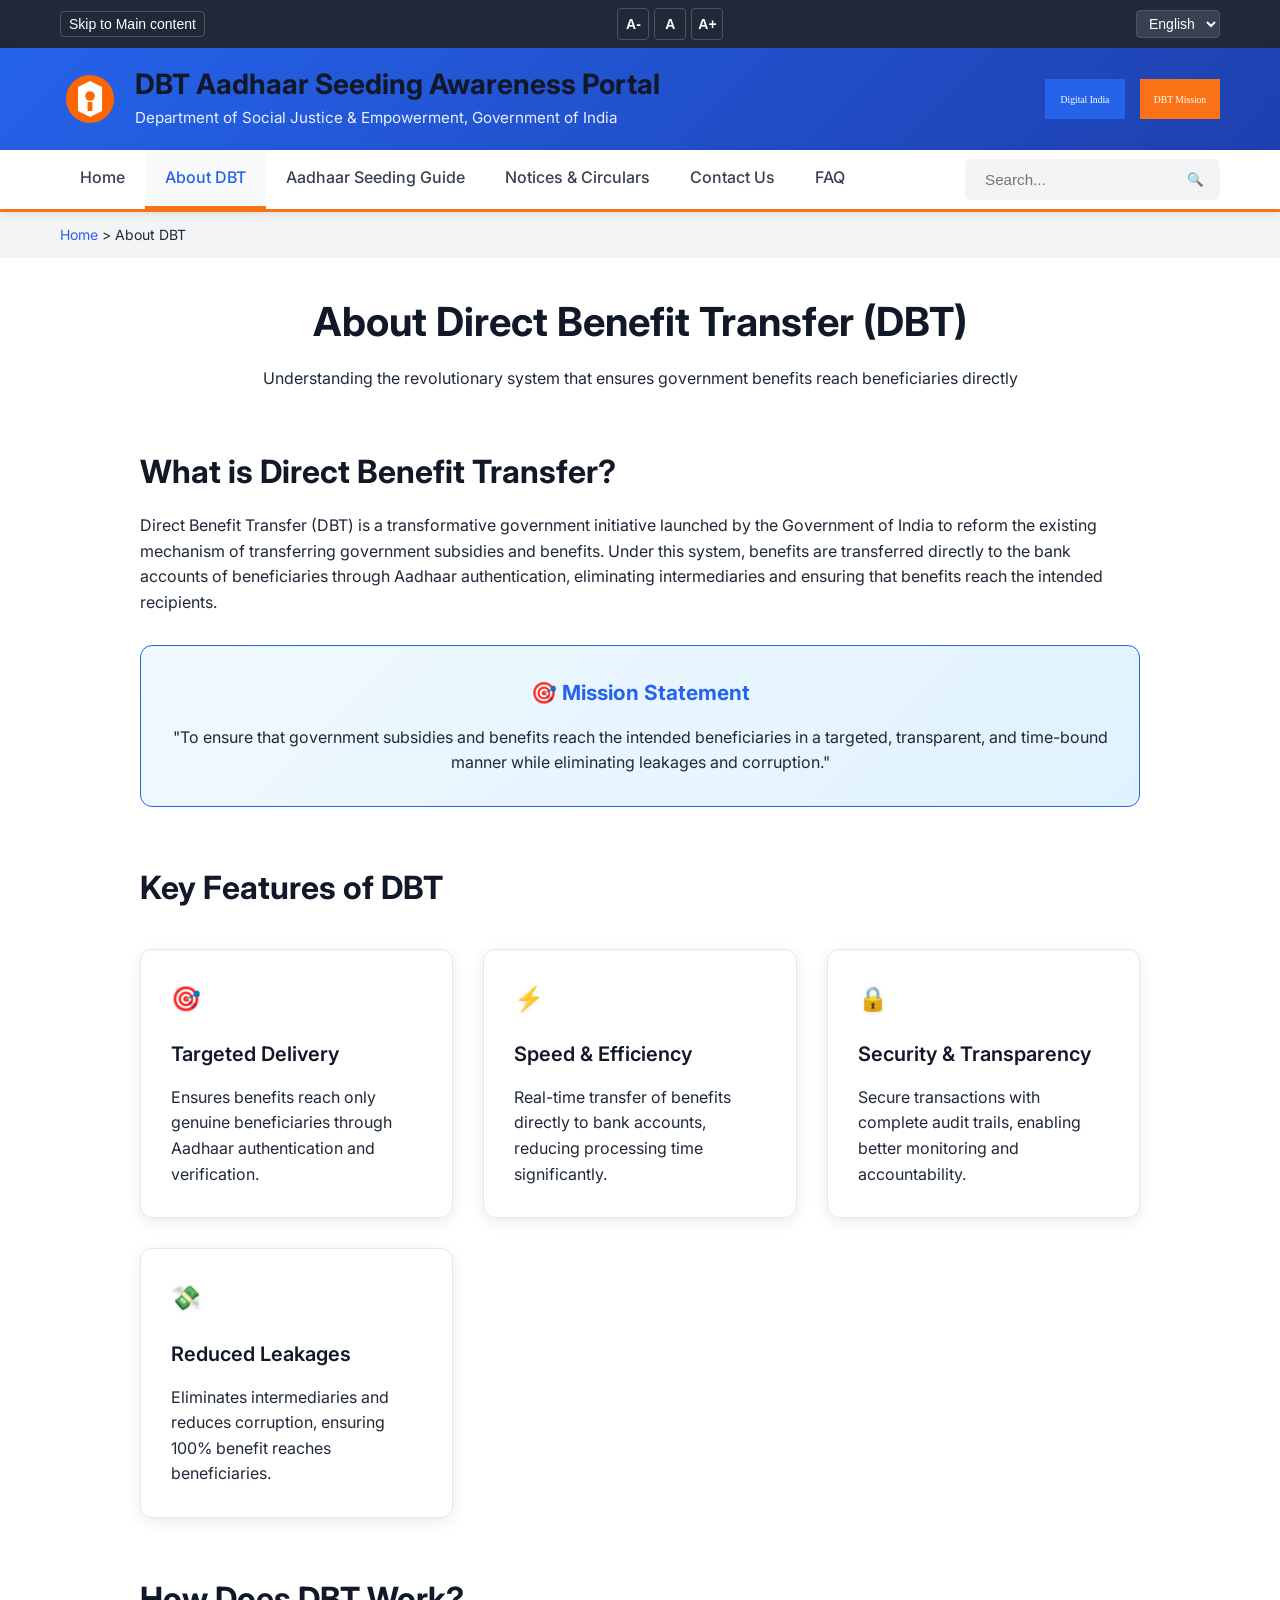
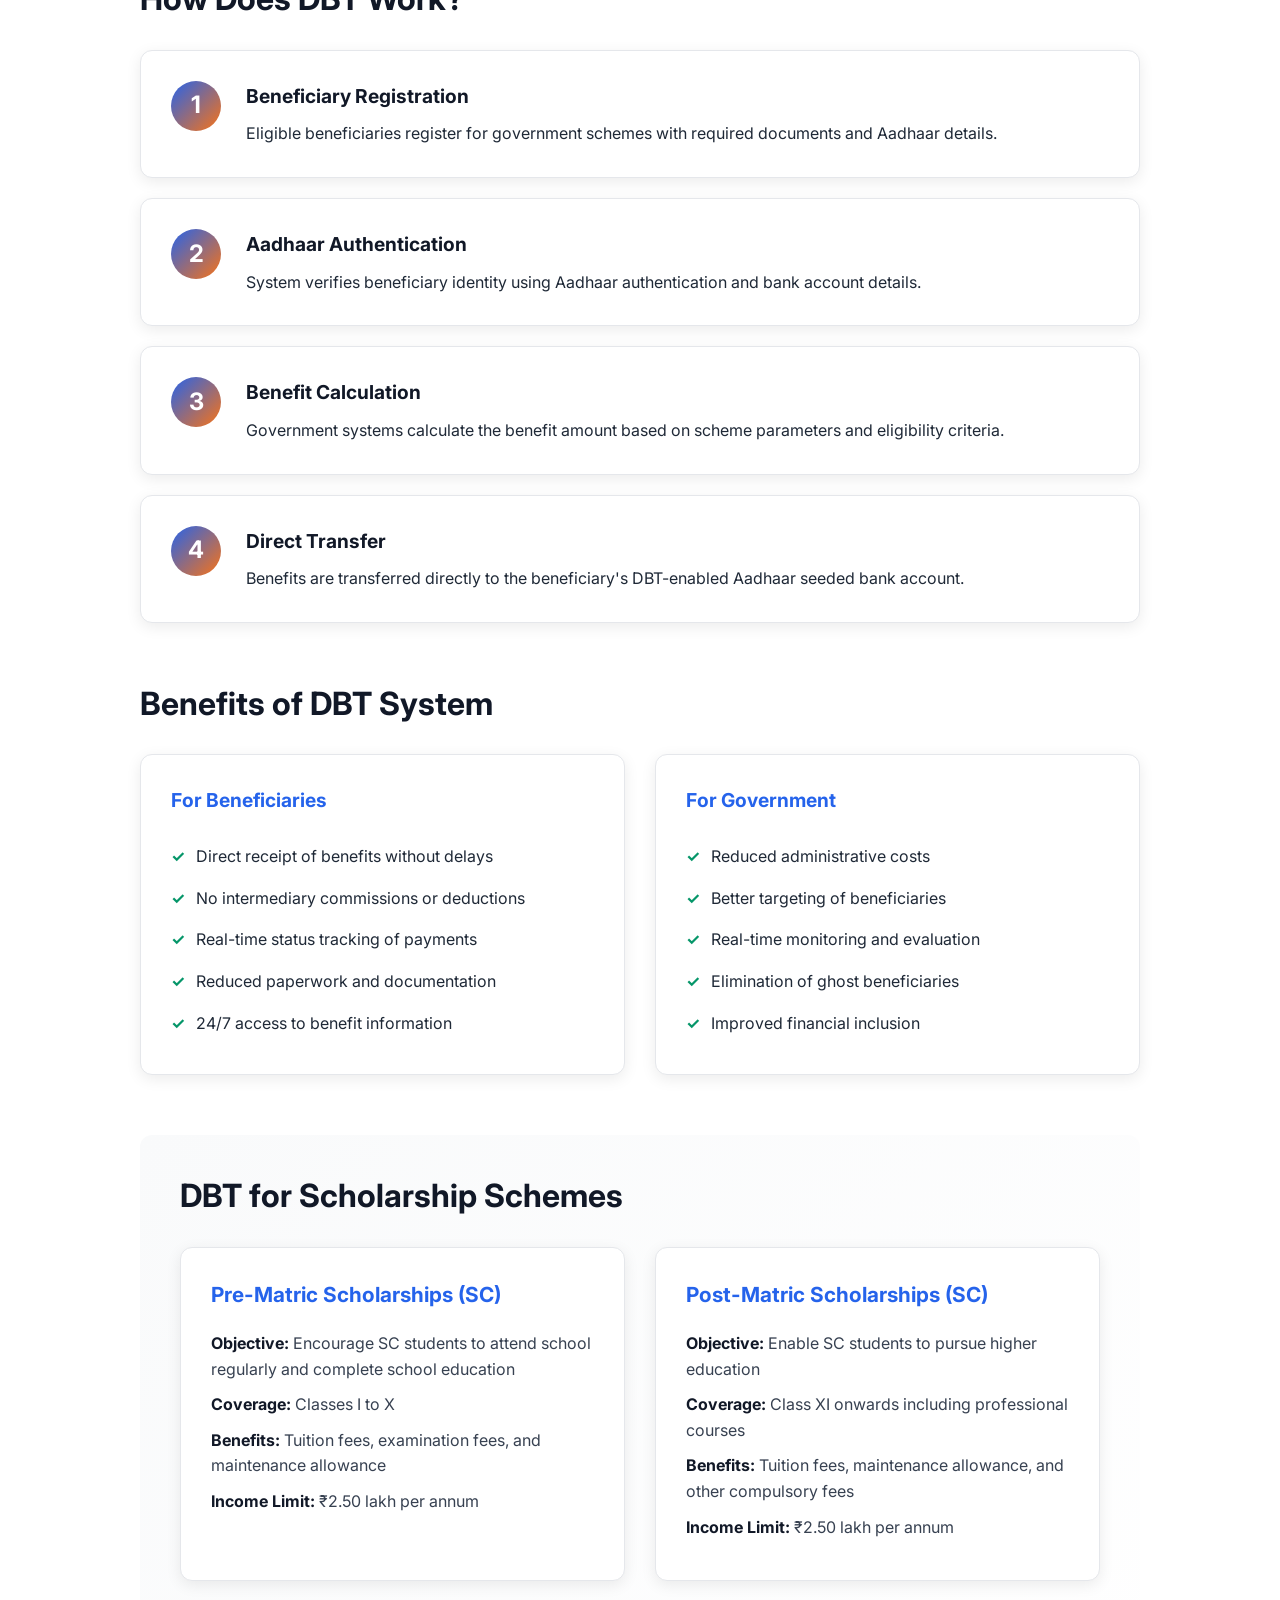
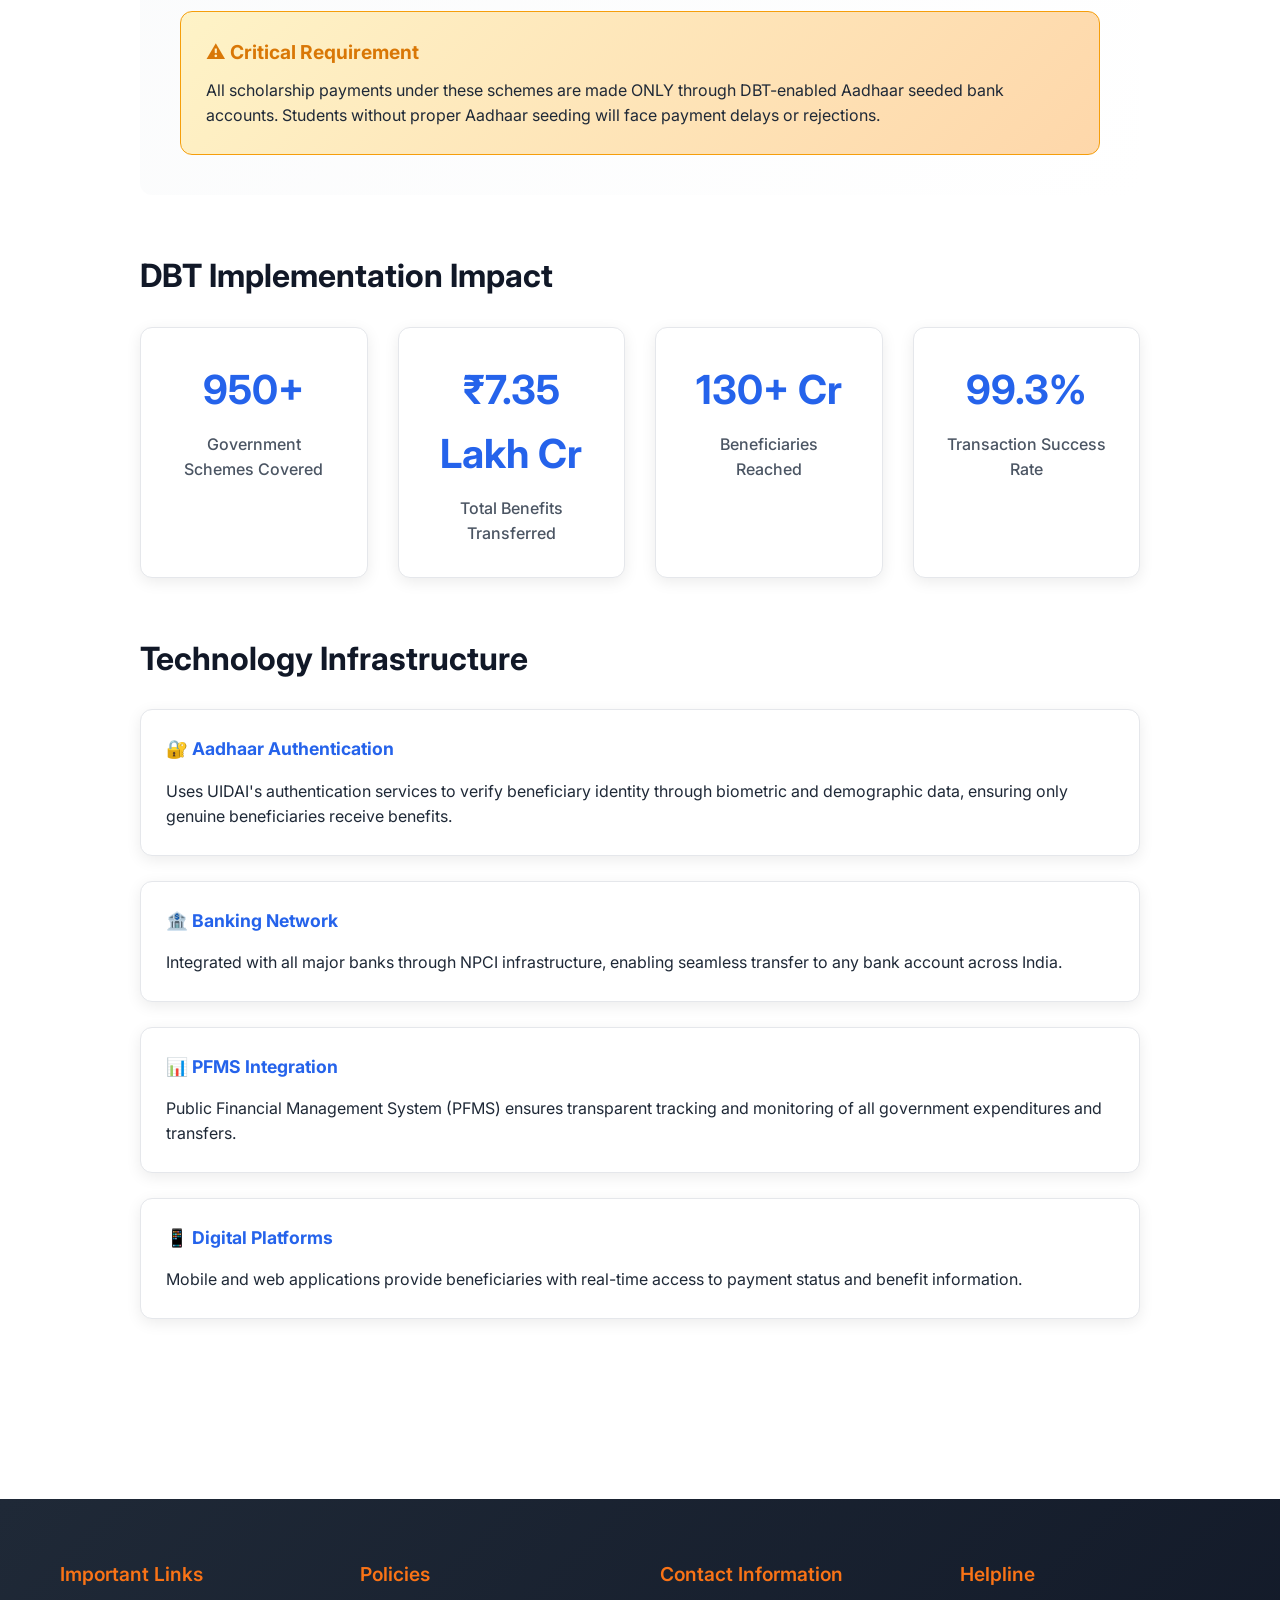
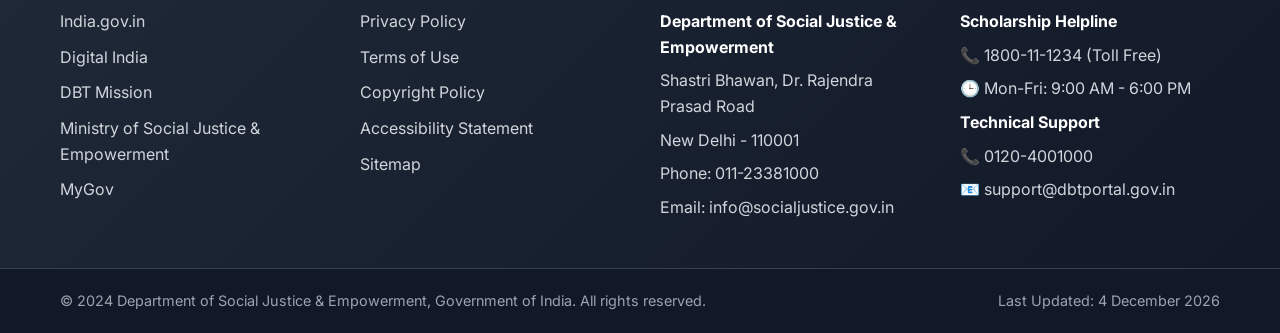
<file: about.html>
<!DOCTYPE html>
<html lang="en">
<head>
    <meta charset="UTF-8">
    <meta name="viewport" content="width=device-width, initial-scale=1.0">
    <title>About DBT | DBT Awareness Portal</title>
    <link rel="stylesheet" href="styles.css">
    <link href="https://fonts.googleapis.com/css2?family=Inter:wght@300;400;500;600;700&display=swap" rel="stylesheet">
    <link rel="icon" href="data:image/svg+xml,<svg xmlns='http://www.w3.org/2000/svg' viewBox='0 0 100 100'><text y='.9em' font-size='90'>🏛️</text></svg>">
</head>
<body>
    <!-- Accessibility Bar -->
    <div class="accessibility-bar">
        <div class="container">
            <div class="accessibility-controls">
                <button onclick="skipToContent()">Skip to Main content</button>
                <div class="font-controls">
                    <button onclick="changeFontSize('small')" class="font-btn">A-</button>
                    <button onclick="changeFontSize('normal')" class="font-btn">A</button>
                    <button onclick="changeFontSize('large')" class="font-btn">A+</button>
                </div>
                <div class="language-selector">
                    <select onchange="translatePage(this.value)" id="languageSelect">
                        <option value="en">English</option>
                        <option value="hi">हिन्दी</option>
                        <option value="bn">বাংলা</option>
                        <option value="ta">தমிழ்</option>
                    </select>
                </div>
            </div>
        </div>
    </div>

    <!-- Header -->
    <header class="main-header">
        <div class="container">
            <div class="header-content">
                <div class="logo-section">
                    <img src="data:image/svg+xml,<svg xmlns='http://www.w3.org/2000/svg' viewBox='0 0 100 100'><circle cx='50' cy='50' r='40' fill='%23ff6600'/><path d='M30 30 L50 20 L70 30 L70 70 L50 80 L30 70 Z' fill='white'/><circle cx='50' cy='45' r='8' fill='%23ff6600'/><rect x='46' y='55' width='8' height='15' fill='%23ff6600'/></svg>" alt="Emblem of India" class="emblem">
                    <div class="site-title">
                        <h1>DBT Aadhaar Seeding Awareness Portal</h1>
                        <p>Department of Social Justice & Empowerment, Government of India</p>
                    </div>
                </div>
                <div class="header-logos">
                    <img src="data:image/svg+xml,<svg xmlns='http://www.w3.org/2000/svg' viewBox='0 0 100 50'><rect width='100' height='50' fill='%232563eb'/><text x='50' y='30' text-anchor='middle' fill='white' font-size='12'>Digital India</text></svg>" alt="Digital India" class="gov-logo">
                    <img src="data:image/svg+xml,<svg xmlns='http://www.w3.org/2000/svg' viewBox='0 0 100 50'><rect width='100' height='50' fill='%23f97316'/><text x='50' y='30' text-anchor='middle' fill='white' font-size='12'>DBT Mission</text></svg>" alt="DBT Mission" class="gov-logo">
                </div>
            </div>
        </div>
    </header>

    <!-- Navigation -->
    <nav class="main-nav">
        <div class="container">
            <ul class="nav-links">
                <li><a href="index.html">Home</a></li>
                <li><a href="about.html" class="active">About DBT</a></li>
                <li><a href="guide.html">Aadhaar Seeding Guide</a></li>
                <li><a href="notices.html">Notices & Circulars</a></li>
                <li><a href="contact.html">Contact Us</a></li>
                <li><a href="faq.html">FAQ</a></li>
            </ul>
            <div class="search-container">
                <input type="text" id="searchInput" placeholder="Search..." onkeypress="handleSearch(event)">
                <button onclick="performSearch()">🔍</button>
            </div>
        </div>
    </nav>

    <!-- Breadcrumb -->
    <div class="breadcrumb">
        <div class="container">
            <a href="index.html">Home</a> > <span>About DBT</span>
        </div>
    </div>

    <!-- Main Content -->
    <main id="main-content" class="main-content">
        <section class="about-section">
            <div class="container">
                <div class="about-header">
                    <h1>About Direct Benefit Transfer (DBT)</h1>
                    <p>Understanding the revolutionary system that ensures government benefits reach beneficiaries directly</p>
                </div>

                <!-- DBT Overview -->
                <div class="about-content">
                    <div class="content-section">
                        <h2>What is Direct Benefit Transfer?</h2>
                        <p>Direct Benefit Transfer (DBT) is a transformative government initiative launched by the Government of India to reform the existing mechanism of transferring government subsidies and benefits. Under this system, benefits are transferred directly to the bank accounts of beneficiaries through Aadhaar authentication, eliminating intermediaries and ensuring that benefits reach the intended recipients.</p>
                        
                        <div class="highlight-box">
                            <h3>🎯 Mission Statement</h3>
                            <p>"To ensure that government subsidies and benefits reach the intended beneficiaries in a targeted, transparent, and time-bound manner while eliminating leakages and corruption."</p>
                        </div>
                    </div>

                    <!-- Key Features -->
                    <div class="content-section">
                        <h2>Key Features of DBT</h2>
                        <div class="features-grid">
                            <div class="feature-card">
                                <div class="feature-icon">🎯</div>
                                <h3>Targeted Delivery</h3>
                                <p>Ensures benefits reach only genuine beneficiaries through Aadhaar authentication and verification.</p>
                            </div>
                            <div class="feature-card">
                                <div class="feature-icon">⚡</div>
                                <h3>Speed & Efficiency</h3>
                                <p>Real-time transfer of benefits directly to bank accounts, reducing processing time significantly.</p>
                            </div>
                            <div class="feature-card">
                                <div class="feature-icon">🔒</div>
                                <h3>Security & Transparency</h3>
                                <p>Secure transactions with complete audit trails, enabling better monitoring and accountability.</p>
                            </div>
                            <div class="feature-card">
                                <div class="feature-icon">💸</div>
                                <h3>Reduced Leakages</h3>
                                <p>Eliminates intermediaries and reduces corruption, ensuring 100% benefit reaches beneficiaries.</p>
                            </div>
                        </div>
                    </div>

                    <!-- How DBT Works -->
                    <div class="content-section">
                        <h2>How Does DBT Work?</h2>
                        <div class="process-flow">
                            <div class="process-step">
                                <div class="step-number">1</div>
                                <div class="step-content">
                                    <h3>Beneficiary Registration</h3>
                                    <p>Eligible beneficiaries register for government schemes with required documents and Aadhaar details.</p>
                                </div>
                            </div>
                            <div class="process-step">
                                <div class="step-number">2</div>
                                <div class="step-content">
                                    <h3>Aadhaar Authentication</h3>
                                    <p>System verifies beneficiary identity using Aadhaar authentication and bank account details.</p>
                                </div>
                            </div>
                            <div class="process-step">
                                <div class="step-number">3</div>
                                <div class="step-content">
                                    <h3>Benefit Calculation</h3>
                                    <p>Government systems calculate the benefit amount based on scheme parameters and eligibility criteria.</p>
                                </div>
                            </div>
                            <div class="process-step">
                                <div class="step-number">4</div>
                                <div class="step-content">
                                    <h3>Direct Transfer</h3>
                                    <p>Benefits are transferred directly to the beneficiary's DBT-enabled Aadhaar seeded bank account.</p>
                                </div>
                            </div>
                        </div>
                    </div>

                    <!-- Benefits of DBT -->
                    <div class="content-section">
                        <h2>Benefits of DBT System</h2>
                        <div class="benefits-container">
                            <div class="benefits-grid">
                                <div class="benefit-item">
                                    <h3>For Beneficiaries</h3>
                                    <ul>
                                        <li>Direct receipt of benefits without delays</li>
                                        <li>No intermediary commissions or deductions</li>
                                        <li>Real-time status tracking of payments</li>
                                        <li>Reduced paperwork and documentation</li>
                                        <li>24/7 access to benefit information</li>
                                    </ul>
                                </div>
                                <div class="benefit-item">
                                    <h3>For Government</h3>
                                    <ul>
                                        <li>Reduced administrative costs</li>
                                        <li>Better targeting of beneficiaries</li>
                                        <li>Real-time monitoring and evaluation</li>
                                        <li>Elimination of ghost beneficiaries</li>
                                        <li>Improved financial inclusion</li>
                                    </ul>
                                </div>
                            </div>
                        </div>
                    </div>

                    <!-- DBT in Scholarship Context -->
                    <div class="content-section scholarship-context">
                        <h2>DBT for Scholarship Schemes</h2>
                        <div class="scholarship-info">
                            <div class="scholarship-card">
                                <h3>Pre-Matric Scholarships (SC)</h3>
                                <div class="scheme-details">
                                    <p><strong>Objective:</strong> Encourage SC students to attend school regularly and complete school education</p>
                                    <p><strong>Coverage:</strong> Classes I to X</p>
                                    <p><strong>Benefits:</strong> Tuition fees, examination fees, and maintenance allowance</p>
                                    <p><strong>Income Limit:</strong> ₹2.50 lakh per annum</p>
                                </div>
                            </div>
                            <div class="scholarship-card">
                                <h3>Post-Matric Scholarships (SC)</h3>
                                <div class="scheme-details">
                                    <p><strong>Objective:</strong> Enable SC students to pursue higher education</p>
                                    <p><strong>Coverage:</strong> Class XI onwards including professional courses</p>
                                    <p><strong>Benefits:</strong> Tuition fees, maintenance allowance, and other compulsory fees</p>
                                    <p><strong>Income Limit:</strong> ₹2.50 lakh per annum</p>
                                </div>
                            </div>
                        </div>
                        
                        <div class="important-note">
                            <h3>⚠️ Critical Requirement</h3>
                            <p>All scholarship payments under these schemes are made ONLY through DBT-enabled Aadhaar seeded bank accounts. Students without proper Aadhaar seeding will face payment delays or rejections.</p>
                        </div>
                    </div>

                    <!-- Implementation Statistics -->
                    <div class="content-section">
                        <h2>DBT Implementation Impact</h2>
                        <div class="stats-showcase">
                            <div class="stat-card">
                                <div class="stat-number">950+</div>
                                <div class="stat-description">Government Schemes Covered</div>
                            </div>
                            <div class="stat-card">
                                <div class="stat-number">₹7.35 Lakh Cr</div>
                                <div class="stat-description">Total Benefits Transferred</div>
                            </div>
                            <div class="stat-card">
                                <div class="stat-number">130+ Cr</div>
                                <div class="stat-description">Beneficiaries Reached</div>
                            </div>
                            <div class="stat-card">
                                <div class="stat-number">99.3%</div>
                                <div class="stat-description">Transaction Success Rate</div>
                            </div>
                        </div>
                    </div>

                    <!-- Technology Infrastructure -->
                    <div class="content-section">
                        <h2>Technology Infrastructure</h2>
                        <div class="tech-info">
                            <div class="tech-component">
                                <h3>🔐 Aadhaar Authentication</h3>
                                <p>Uses UIDAI's authentication services to verify beneficiary identity through biometric and demographic data, ensuring only genuine beneficiaries receive benefits.</p>
                            </div>
                            <div class="tech-component">
                                <h3>🏦 Banking Network</h3>
                                <p>Integrated with all major banks through NPCI infrastructure, enabling seamless transfer to any bank account across India.</p>
                            </div>
                            <div class="tech-component">
                                <h3>📊 PFMS Integration</h3>
                                <p>Public Financial Management System (PFMS) ensures transparent tracking and monitoring of all government expenditures and transfers.</p>
                            </div>
                            <div class="tech-component">
                                <h3>📱 Digital Platforms</h3>
                                <p>Mobile and web applications provide beneficiaries with real-time access to payment status and benefit information.</p>
                            </div>
                        </div>
                    </div>
                </div>
            </div>
        </section>
    </main>

    <!-- Footer -->
    <footer class="main-footer">
        <div class="footer-top">
            <div class="container">
                <div class="footer-grid">
                    <div class="footer-section">
                        <h3>Important Links</h3>
                        <ul>
                            <li><a href="https://www.india.gov.in">India.gov.in</a></li>
                            <li><a href="https://digitalindia.gov.in">Digital India</a></li>
                            <li><a href="https://dbtbharat.gov.in">DBT Mission</a></li>
                            <li><a href="https://socialjustice.gov.in">Ministry of Social Justice & Empowerment</a></li>
                            <li><a href="https://www.mygov.in">MyGov</a></li>
                        </ul>
                    </div>
                    <div class="footer-section">
                        <h3>Policies</h3>
                        <ul>
                            <li><a href="#">Privacy Policy</a></li>
                            <li><a href="#">Terms of Use</a></li>
                            <li><a href="#">Copyright Policy</a></li>
                            <li><a href="#">Accessibility Statement</a></li>
                            <li><a href="#">Sitemap</a></li>
                        </ul>
                    </div>
                    <div class="footer-section">
                        <h3>Contact Information</h3>
                        <div class="contact-info">
                            <p><strong>Department of Social Justice & Empowerment</strong></p>
                            <p>Shastri Bhawan, Dr. Rajendra Prasad Road</p>
                            <p>New Delhi - 110001</p>
                            <p>Phone: 011-23381000</p>
                            <p>Email: info@socialjustice.gov.in</p>
                        </div>
                    </div>
                    <div class="footer-section">
                        <h3>Helpline</h3>
                        <div class="helpline-info">
                            <p><strong>Scholarship Helpline</strong></p>
                            <p>📞 1800-11-1234 (Toll Free)</p>
                            <p>🕒 Mon-Fri: 9:00 AM - 6:00 PM</p>
                            <p><strong>Technical Support</strong></p>
                            <p>📞 0120-4001000</p>
                            <p>📧 support@dbtportal.gov.in</p>
                        </div>
                    </div>
                </div>
            </div>
        </div>
        <div class="footer-bottom">
            <div class="container">
                <div class="footer-bottom-content">
                    <p>&copy; 2024 Department of Social Justice & Empowerment, Government of India. All rights reserved.</p>
                    <p>Last Updated: <span id="lastUpdated"></span></p>
                </div>
            </div>
        </div>
    </footer>

    <script src="script.js"></script>
</body>
</html>
</file>
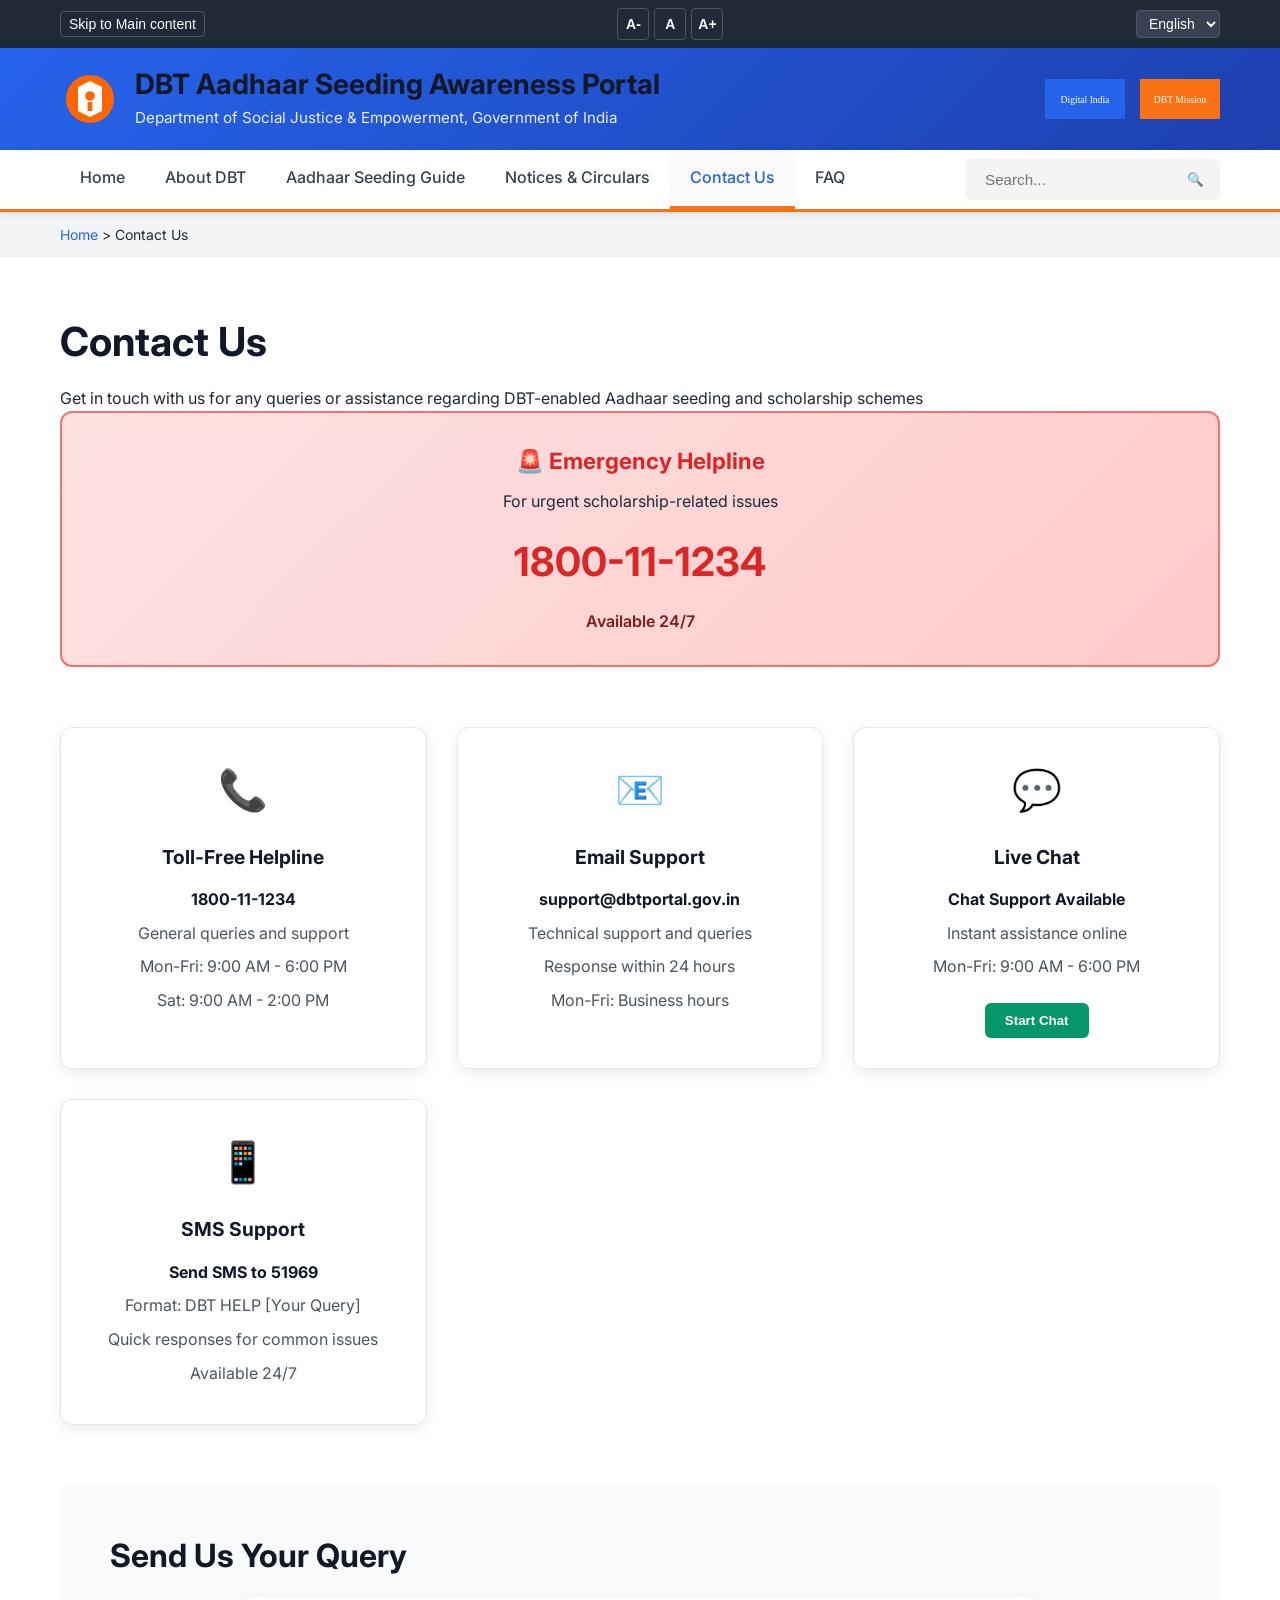
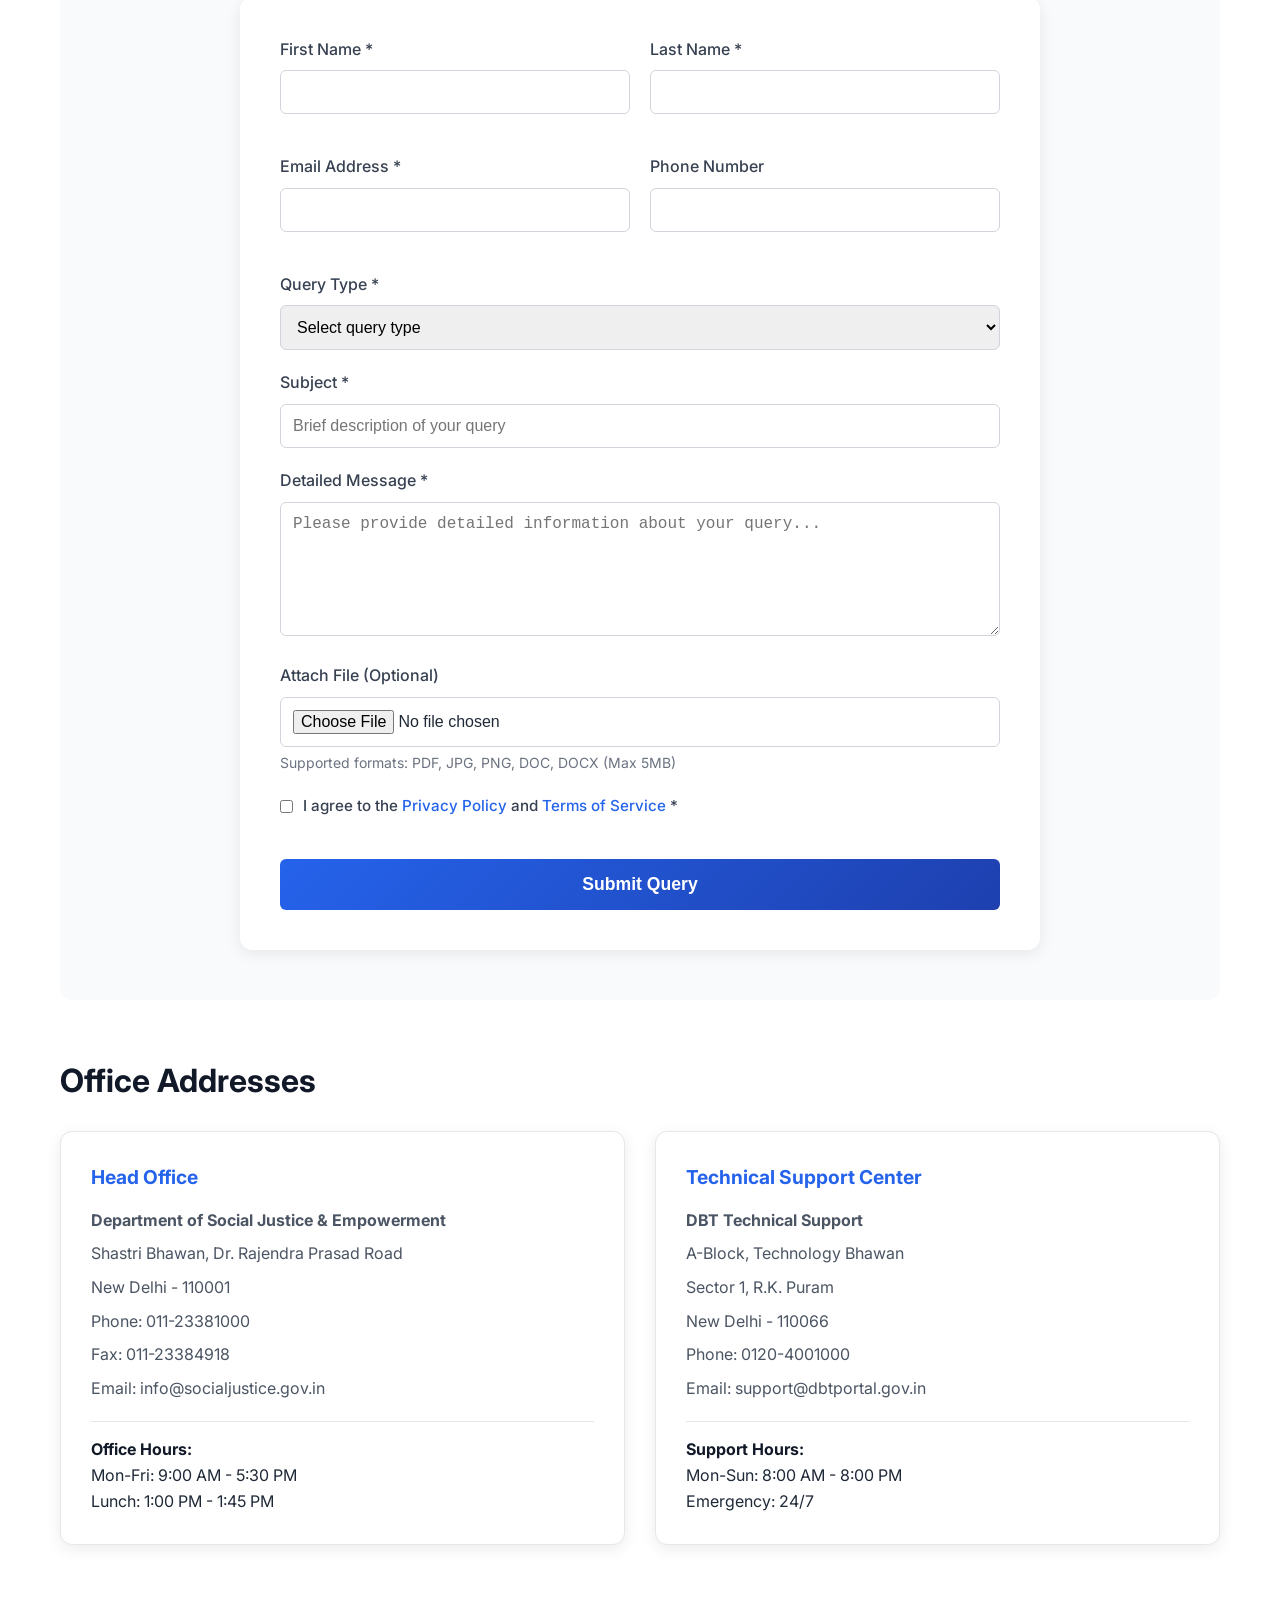
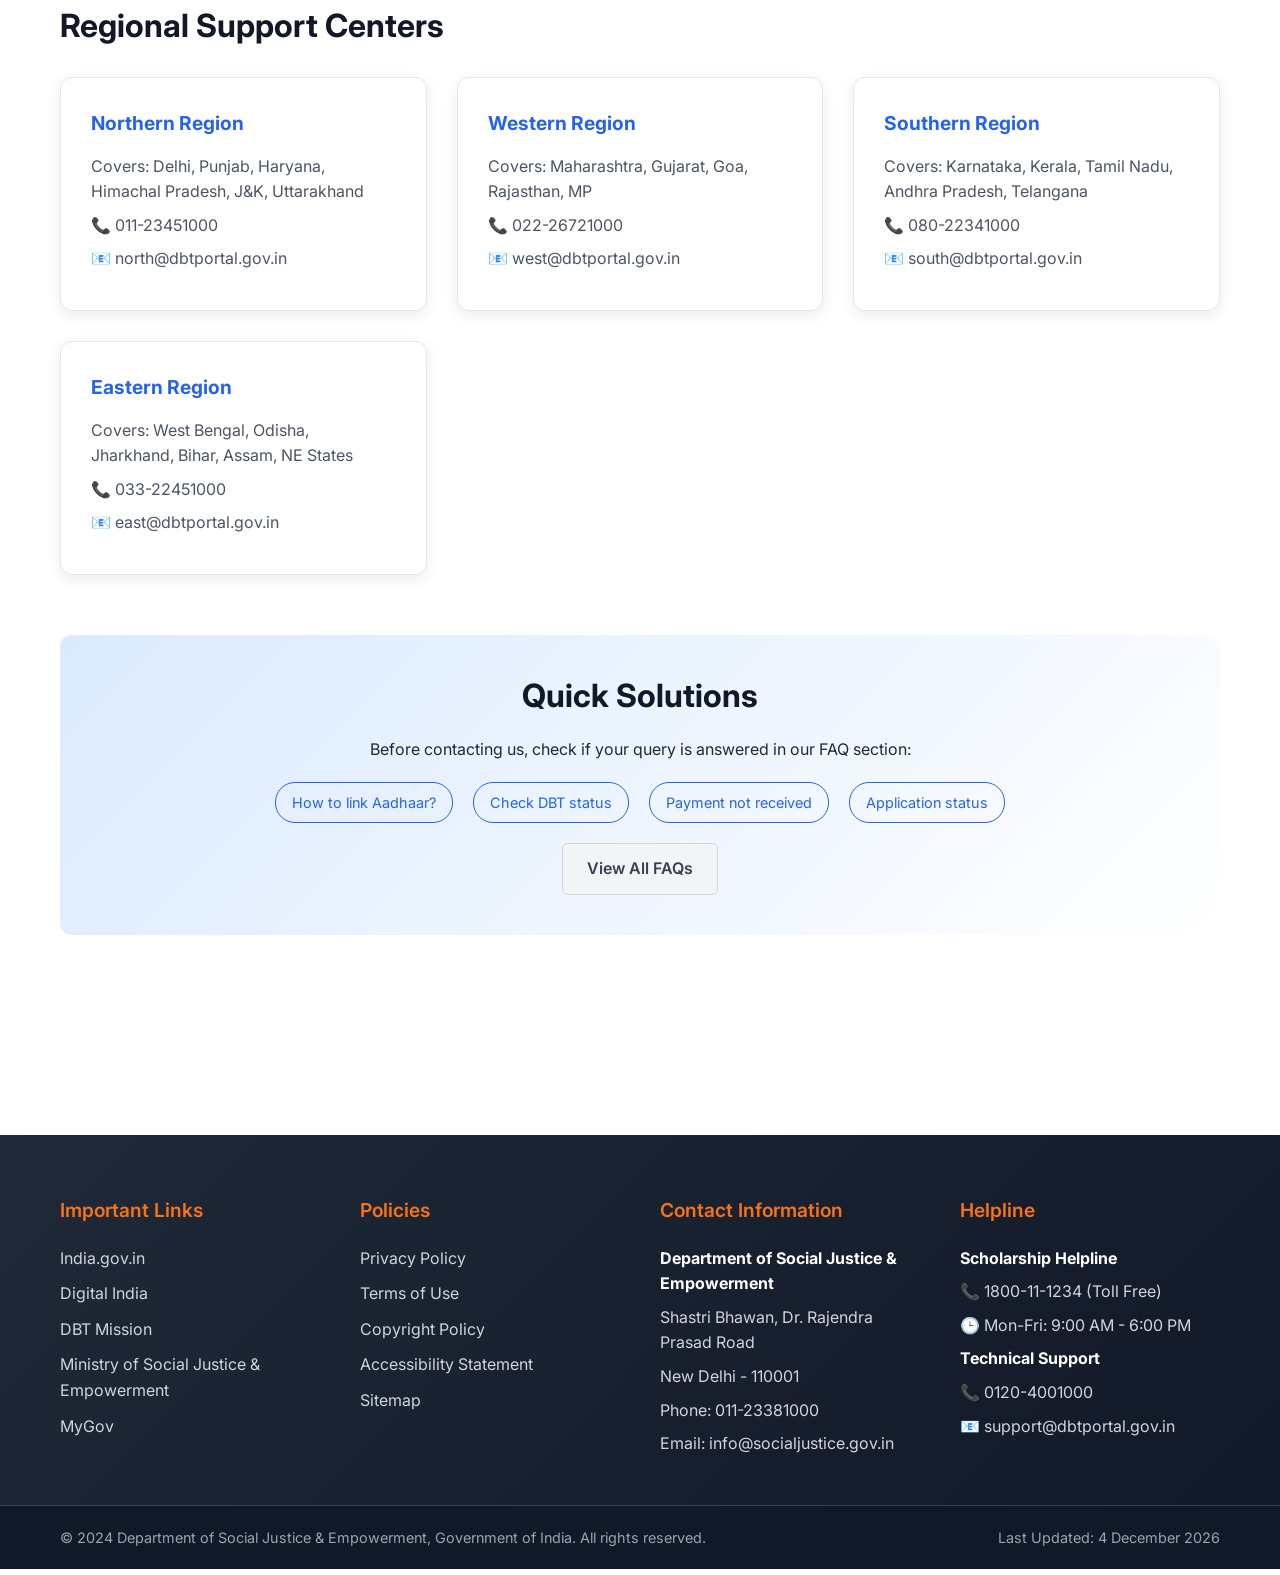
<file: contact.html>
<!DOCTYPE html>
<html lang="en">
<head>
    <meta charset="UTF-8">
    <meta name="viewport" content="width=device-width, initial-scale=1.0">
    <title>Contact Us | DBT Awareness Portal</title>
    <link rel="stylesheet" href="styles.css">
    <link href="https://fonts.googleapis.com/css2?family=Inter:wght@300;400;500;600;700&display=swap" rel="stylesheet">
    <link rel="icon" href="data:image/svg+xml,<svg xmlns='http://www.w3.org/2000/svg' viewBox='0 0 100 100'><text y='.9em' font-size='90'>🏛️</text></svg>">
</head>
<body>
    <!-- Accessibility Bar -->
    <div class="accessibility-bar">
        <div class="container">
            <div class="accessibility-controls">
                <button onclick="skipToContent()">Skip to Main content</button>
                <div class="font-controls">
                    <button onclick="changeFontSize('small')" class="font-btn">A-</button>
                    <button onclick="changeFontSize('normal')" class="font-btn">A</button>
                    <button onclick="changeFontSize('large')" class="font-btn">A+</button>
                </div>
                <div class="language-selector">
                    <select onchange="translatePage(this.value)" id="languageSelect">
                        <option value="en">English</option>
                        <option value="hi">हिन्दी</option>
                        <option value="bn">বাংলা</option>
                        <option value="ta">தமிழ்</option>
                    </select>
                </div>
            </div>
        </div>
    </div>

    <!-- Header -->
    <header class="main-header">
        <div class="container">
            <div class="header-content">
                <div class="logo-section">
                    <img src="data:image/svg+xml,<svg xmlns='http://www.w3.org/2000/svg' viewBox='0 0 100 100'><circle cx='50' cy='50' r='40' fill='%23ff6600'/><path d='M30 30 L50 20 L70 30 L70 70 L50 80 L30 70 Z' fill='white'/><circle cx='50' cy='45' r='8' fill='%23ff6600'/><rect x='46' y='55' width='8' height='15' fill='%23ff6600'/></svg>" alt="Emblem of India" class="emblem">
                    <div class="site-title">
                        <h1>DBT Aadhaar Seeding Awareness Portal</h1>
                        <p>Department of Social Justice & Empowerment, Government of India</p>
                    </div>
                </div>
                <div class="header-logos">
                    <img src="data:image/svg+xml,<svg xmlns='http://www.w3.org/2000/svg' viewBox='0 0 100 50'><rect width='100' height='50' fill='%232563eb'/><text x='50' y='30' text-anchor='middle' fill='white' font-size='12'>Digital India</text></svg>" alt="Digital India" class="gov-logo">
                    <img src="data:image/svg+xml,<svg xmlns='http://www.w3.org/2000/svg' viewBox='0 0 100 50'><rect width='100' height='50' fill='%23f97316'/><text x='50' y='30' text-anchor='middle' fill='white' font-size='12'>DBT Mission</text></svg>" alt="DBT Mission" class="gov-logo">
                </div>
            </div>
        </div>
    </header>

    <!-- Navigation -->
    <nav class="main-nav">
        <div class="container">
            <ul class="nav-links">
                <li><a href="index.html">Home</a></li>
                <li><a href="about.html">About DBT</a></li>
                <li><a href="guide.html">Aadhaar Seeding Guide</a></li>
                <li><a href="notices.html">Notices & Circulars</a></li>
                <li><a href="contact.html" class="active">Contact Us</a></li>
                <li><a href="faq.html">FAQ</a></li>
            </ul>
            <div class="search-container">
                <input type="text" id="searchInput" placeholder="Search..." onkeypress="handleSearch(event)">
                <button onclick="performSearch()">🔍</button>
            </div>
        </div>
    </nav>

    <!-- Breadcrumb -->
    <div class="breadcrumb">
        <div class="container">
            <a href="index.html">Home</a> > <span>Contact Us</span>
        </div>
    </div>

    <!-- Main Content -->
    <main id="main-content" class="main-content">
        <section class="contact-section">
            <div class="container">
                <div class="contact-header">
                    <h1>Contact Us</h1>
                    <p>Get in touch with us for any queries or assistance regarding DBT-enabled Aadhaar seeding and scholarship schemes</p>
                </div>

                <!-- Emergency Contact -->
                <div class="emergency-contact">
                    <div class="emergency-card">
                        <h3>🚨 Emergency Helpline</h3>
                        <p>For urgent scholarship-related issues</p>
                        <div class="emergency-number">1800-11-1234</div>
                        <p class="emergency-hours">Available 24/7</p>
                    </div>
                </div>

                <!-- Contact Methods -->
                <div class="contact-methods">
                    <div class="contact-grid">
                        <div class="contact-card">
                            <div class="contact-icon">📞</div>
                            <h3>Toll-Free Helpline</h3>
                            <div class="contact-details">
                                <p><strong>1800-11-1234</strong></p>
                                <p>General queries and support</p>
                                <p>Mon-Fri: 9:00 AM - 6:00 PM</p>
                                <p>Sat: 9:00 AM - 2:00 PM</p>
                            </div>
                        </div>

                        <div class="contact-card">
                            <div class="contact-icon">📧</div>
                            <h3>Email Support</h3>
                            <div class="contact-details">
                                <p><strong>support@dbtportal.gov.in</strong></p>
                                <p>Technical support and queries</p>
                                <p>Response within 24 hours</p>
                                <p>Mon-Fri: Business hours</p>
                            </div>
                        </div>

                        <div class="contact-card">
                            <div class="contact-icon">💬</div>
                            <h3>Live Chat</h3>
                            <div class="contact-details">
                                <p><strong>Chat Support Available</strong></p>
                                <p>Instant assistance online</p>
                                <p>Mon-Fri: 9:00 AM - 6:00 PM</p>
                                <button onclick="startChat()" class="chat-btn">Start Chat</button>
                            </div>
                        </div>

                        <div class="contact-card">
                            <div class="contact-icon">📱</div>
                            <h3>SMS Support</h3>
                            <div class="contact-details">
                                <p><strong>Send SMS to 51969</strong></p>
                                <p>Format: DBT HELP [Your Query]</p>
                                <p>Quick responses for common issues</p>
                                <p>Available 24/7</p>
                            </div>
                        </div>
                    </div>
                </div>

                <!-- Contact Form -->
                <div class="contact-form-section">
                    <h2>Send Us Your Query</h2>
                    <div class="form-container">
                        <form class="contact-form" onsubmit="submitContactForm(event)">
                            <div class="form-row">
                                <div class="form-group">
                                    <label for="firstName">First Name *</label>
                                    <input type="text" id="firstName" name="firstName" required>
                                </div>
                                <div class="form-group">
                                    <label for="lastName">Last Name *</label>
                                    <input type="text" id="lastName" name="lastName" required>
                                </div>
                            </div>

                            <div class="form-row">
                                <div class="form-group">
                                    <label for="email">Email Address *</label>
                                    <input type="email" id="email" name="email" required>
                                </div>
                                <div class="form-group">
                                    <label for="phone">Phone Number</label>
                                    <input type="tel" id="phone" name="phone">
                                </div>
                            </div>

                            <div class="form-group">
                                <label for="queryType">Query Type *</label>
                                <select id="queryType" name="queryType" required>
                                    <option value="">Select query type</option>
                                    <option value="aadhaar-seeding">Aadhaar Seeding Issues</option>
                                    <option value="scholarship-application">Scholarship Application</option>
                                    <option value="payment-issues">Payment Issues</option>
                                    <option value="technical-support">Technical Support</option>
                                    <option value="grievance">Grievance</option>
                                    <option value="other">Other</option>
                                </select>
                            </div>

                            <div class="form-group">
                                <label for="subject">Subject *</label>
                                <input type="text" id="subject" name="subject" placeholder="Brief description of your query" required>
                            </div>

                            <div class="form-group">
                                <label for="message">Detailed Message *</label>
                                <textarea id="message" name="message" rows="6" placeholder="Please provide detailed information about your query..." required></textarea>
                            </div>

                            <div class="form-group">
                                <label for="attachment">Attach File (Optional)</label>
                                <input type="file" id="attachment" name="attachment" accept=".pdf,.jpg,.jpeg,.png,.doc,.docx">
                                <small>Supported formats: PDF, JPG, PNG, DOC, DOCX (Max 5MB)</small>
                            </div>

                            <div class="form-group checkbox-group">
                                <input type="checkbox" id="privacy" name="privacy" required>
                                <label for="privacy">I agree to the <a href="#">Privacy Policy</a> and <a href="#">Terms of Service</a> *</label>
                            </div>

                            <button type="submit" class="btn btn-primary submit-btn">Submit Query</button>
                        </form>
                    </div>
                </div>

                <!-- Office Addresses -->
                <div class="office-addresses">
                    <h2>Office Addresses</h2>
                    <div class="offices-grid">
                        <div class="office-card">
                            <h3>Head Office</h3>
                            <div class="office-details">
                                <p><strong>Department of Social Justice & Empowerment</strong></p>
                                <p>Shastri Bhawan, Dr. Rajendra Prasad Road</p>
                                <p>New Delhi - 110001</p>
                                <p>Phone: 011-23381000</p>
                                <p>Fax: 011-23384918</p>
                                <p>Email: info@socialjustice.gov.in</p>
                            </div>
                            <div class="office-hours">
                                <p><strong>Office Hours:</strong></p>
                                <p>Mon-Fri: 9:00 AM - 5:30 PM</p>
                                <p>Lunch: 1:00 PM - 1:45 PM</p>
                            </div>
                        </div>

                        <div class="office-card">
                            <h3>Technical Support Center</h3>
                            <div class="office-details">
                                <p><strong>DBT Technical Support</strong></p>
                                <p>A-Block, Technology Bhawan</p>
                                <p>Sector 1, R.K. Puram</p>
                                <p>New Delhi - 110066</p>
                                <p>Phone: 0120-4001000</p>
                                <p>Email: support@dbtportal.gov.in</p>
                            </div>
                            <div class="office-hours">
                                <p><strong>Support Hours:</strong></p>
                                <p>Mon-Sun: 8:00 AM - 8:00 PM</p>
                                <p>Emergency: 24/7</p>
                            </div>
                        </div>
                    </div>
                </div>

                <!-- Regional Offices -->
                <div class="regional-offices">
                    <h2>Regional Support Centers</h2>
                    <div class="regions-grid">
                        <div class="region-card">
                            <h4>Northern Region</h4>
                            <p>Covers: Delhi, Punjab, Haryana, Himachal Pradesh, J&K, Uttarakhand</p>
                            <p>📞 011-23451000</p>
                            <p>📧 north@dbtportal.gov.in</p>
                        </div>
                        <div class="region-card">
                            <h4>Western Region</h4>
                            <p>Covers: Maharashtra, Gujarat, Goa, Rajasthan, MP</p>
                            <p>📞 022-26721000</p>
                            <p>📧 west@dbtportal.gov.in</p>
                        </div>
                        <div class="region-card">
                            <h4>Southern Region</h4>
                            <p>Covers: Karnataka, Kerala, Tamil Nadu, Andhra Pradesh, Telangana</p>
                            <p>📞 080-22341000</p>
                            <p>📧 south@dbtportal.gov.in</p>
                        </div>
                        <div class="region-card">
                            <h4>Eastern Region</h4>
                            <p>Covers: West Bengal, Odisha, Jharkhand, Bihar, Assam, NE States</p>
                            <p>📞 033-22451000</p>
                            <p>📧 east@dbtportal.gov.in</p>
                        </div>
                    </div>
                </div>

                <!-- FAQ Quick Links -->
                <div class="faq-quick-links">
                    <h2>Quick Solutions</h2>
                    <p>Before contacting us, check if your query is answered in our FAQ section:</p>
                    <div class="faq-links">
                        <a href="faq.html#aadhaar-linking" class="faq-link">How to link Aadhaar?</a>
                        <a href="faq.html#dbt-status" class="faq-link">Check DBT status</a>
                        <a href="faq.html#payment-issues" class="faq-link">Payment not received</a>
                        <a href="faq.html#application-status" class="faq-link">Application status</a>
                    </div>
                    <a href="faq.html" class="btn btn-secondary">View All FAQs</a>
                </div>
            </div>
        </section>
    </main>

    <!-- Footer -->
    <footer class="main-footer">
        <div class="footer-top">
            <div class="container">
                <div class="footer-grid">
                    <div class="footer-section">
                        <h3>Important Links</h3>
                        <ul>
                            <li><a href="https://www.india.gov.in">India.gov.in</a></li>
                            <li><a href="https://digitalindia.gov.in">Digital India</a></li>
                            <li><a href="https://dbtbharat.gov.in">DBT Mission</a></li>
                            <li><a href="https://socialjustice.gov.in">Ministry of Social Justice & Empowerment</a></li>
                            <li><a href="https://www.mygov.in">MyGov</a></li>
                        </ul>
                    </div>
                    <div class="footer-section">
                        <h3>Policies</h3>
                        <ul>
                            <li><a href="#">Privacy Policy</a></li>
                            <li><a href="#">Terms of Use</a></li>
                            <li><a href="#">Copyright Policy</a></li>
                            <li><a href="#">Accessibility Statement</a></li>
                            <li><a href="#">Sitemap</a></li>
                        </ul>
                    </div>
                    <div class="footer-section">
                        <h3>Contact Information</h3>
                        <div class="contact-info">
                            <p><strong>Department of Social Justice & Empowerment</strong></p>
                            <p>Shastri Bhawan, Dr. Rajendra Prasad Road</p>
                            <p>New Delhi - 110001</p>
                            <p>Phone: 011-23381000</p>
                            <p>Email: info@socialjustice.gov.in</p>
                        </div>
                    </div>
                    <div class="footer-section">
                        <h3>Helpline</h3>
                        <div class="helpline-info">
                            <p><strong>Scholarship Helpline</strong></p>
                            <p>📞 1800-11-1234 (Toll Free)</p>
                            <p>🕒 Mon-Fri: 9:00 AM - 6:00 PM</p>
                            <p><strong>Technical Support</strong></p>
                            <p>📞 0120-4001000</p>
                            <p>📧 support@dbtportal.gov.in</p>
                        </div>
                    </div>
                </div>
            </div>
        </div>
        <div class="footer-bottom">
            <div class="container">
                <div class="footer-bottom-content">
                    <p>&copy; 2024 Department of Social Justice & Empowerment, Government of India. All rights reserved.</p>
                    <p>Last Updated: <span id="lastUpdated"></span></p>
                </div>
            </div>
        </div>
    </footer>

    <script src="script.js"></script>
</body>
</html>
</file>
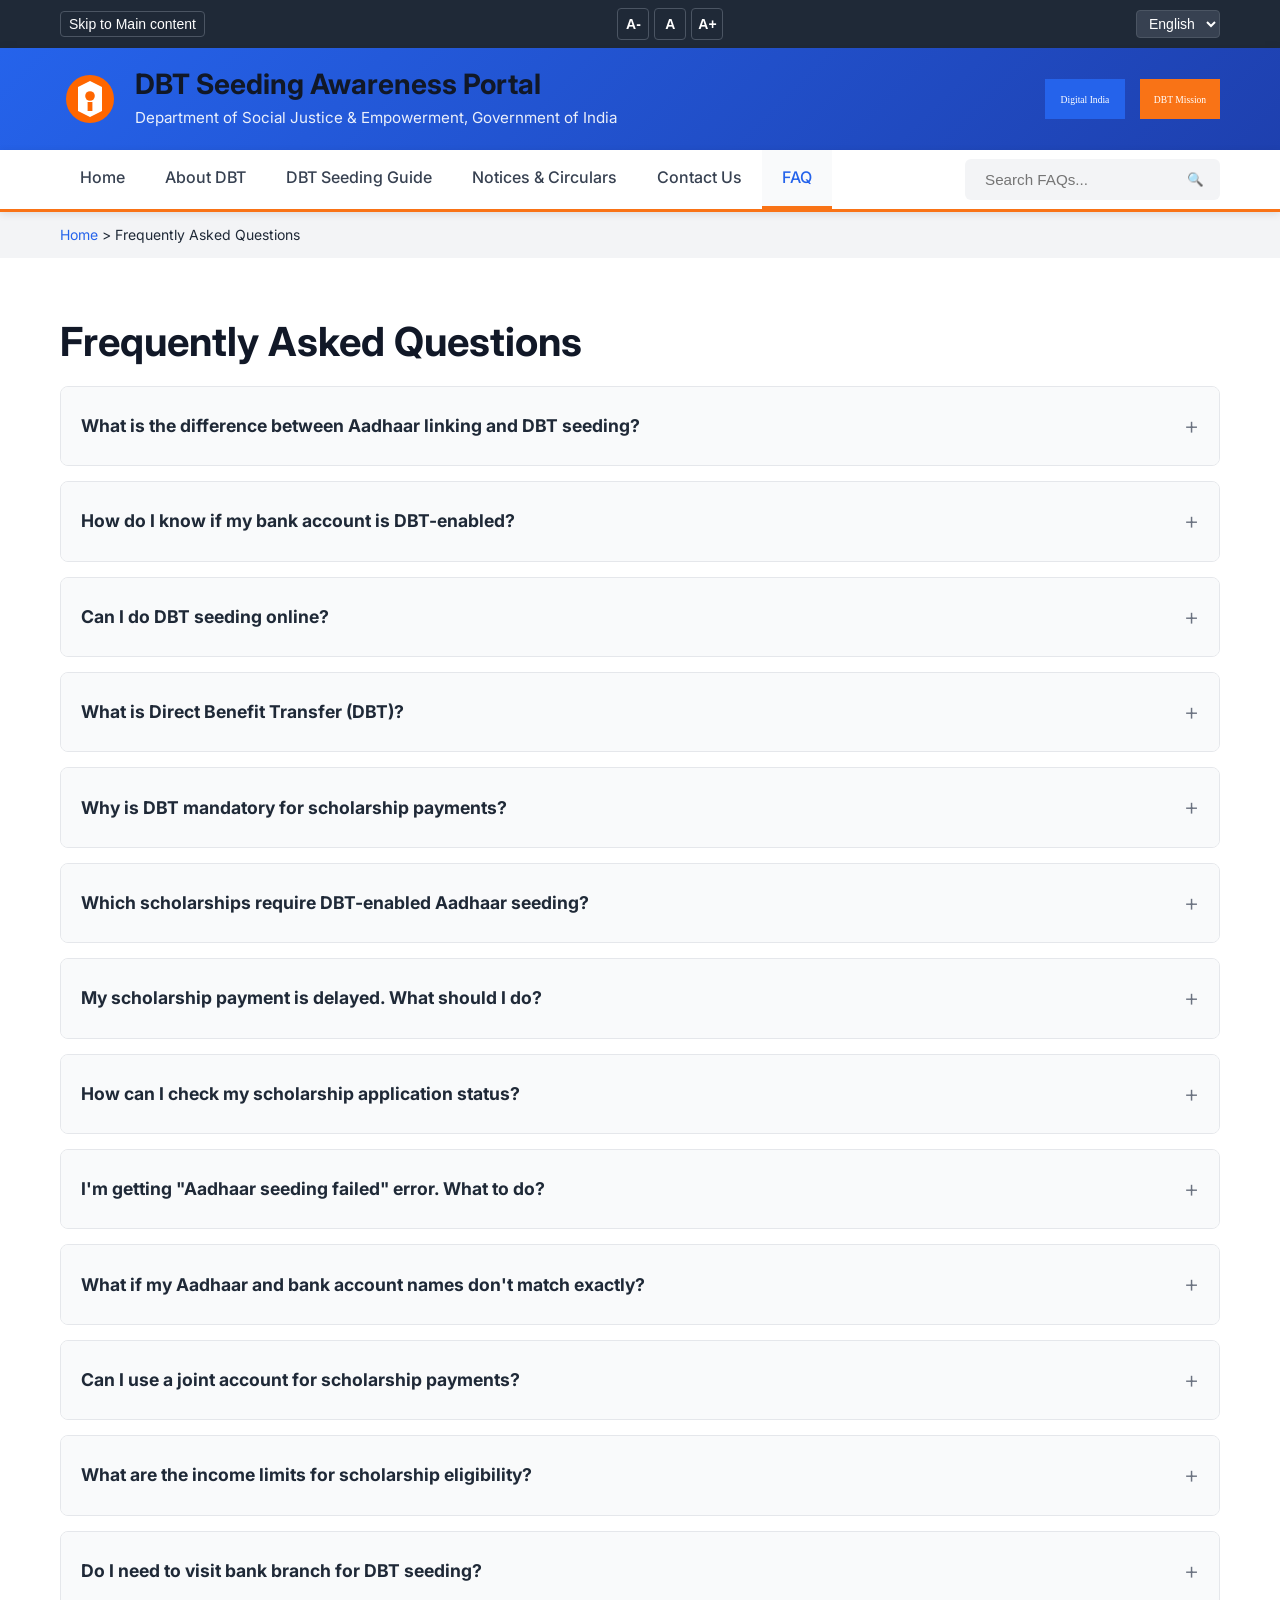
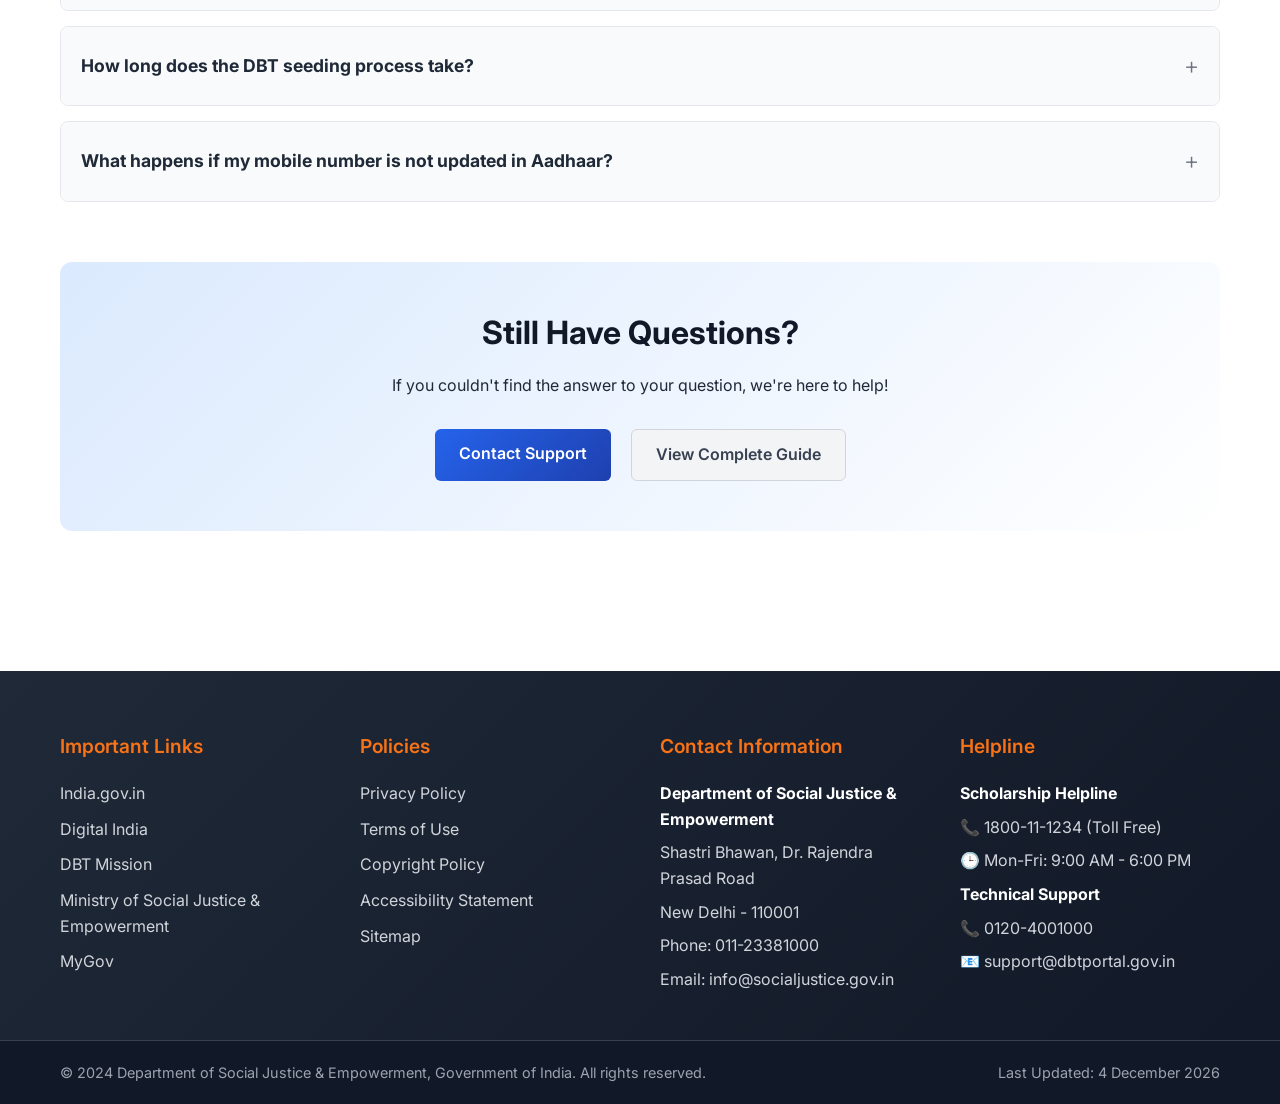
<file: faq.html>
<!DOCTYPE html>
<html lang="en">
<head>
    <meta charset="UTF-8">
    <meta name="viewport" content="width=device-width, initial-scale=1.0">
    <title>FAQ | DBT Seeding Awareness Portal</title>
    <link rel="stylesheet" href="styles.css">
    <link href="https://fonts.googleapis.com/css2?family=Inter:wght@300;400;500;600;700&display=swap" rel="stylesheet">
    <link rel="icon" href="data:image/svg+xml,<svg xmlns='http://www.w3.org/2000/svg' viewBox='0 0 100 100'><text y='.9em' font-size='90'>🏛️</text></svg>">
</head>
<body>
    <!-- Accessibility Bar -->
    <div class="accessibility-bar">
        <div class="container">
            <div class="accessibility-controls">
                <button onclick="skipToContent()">Skip to Main content</button>
                <div class="font-controls">
                    <button onclick="changeFontSize('small')" class="font-btn">A-</button>
                    <button onclick="changeFontSize('normal')" class="font-btn">A</button>
                    <button onclick="changeFontSize('large')" class="font-btn">A+</button>
                </div>
                <div class="language-selector">
                    <select onchange="translatePage(this.value)" id="languageSelect">
                        <option value="en">English</option>
                        <option value="hi">हिन्दी</option>
                        <option value="bn">বাংলা</option>
                        <option value="ta">தமிழ்</option>
                    </select>
                </div>
            </div>
        </div>
    </div>

    <!-- Header -->
    <header class="main-header">
        <div class="container">
            <div class="header-content">
                <div class="logo-section">
                    <img src="data:image/svg+xml,<svg xmlns='http://www.w3.org/2000/svg' viewBox='0 0 100 100'><circle cx='50' cy='50' r='40' fill='%23ff6600'/><path d='M30 30 L50 20 L70 30 L70 70 L50 80 L30 70 Z' fill='white'/><circle cx='50' cy='45' r='8' fill='%23ff6600'/><rect x='46' y='55' width='8' height='15' fill='%23ff6600'/></svg>" alt="Emblem of India" class="emblem">
                    <div class="site-title">
                        <h1>DBT Seeding Awareness Portal</h1>
                        <p>Department of Social Justice & Empowerment, Government of India</p>
                    </div>
                </div>
                <div class="header-logos">
                    <img src="data:image/svg+xml,<svg xmlns='http://www.w3.org/2000/svg' viewBox='0 0 100 50'><rect width='100' height='50' fill='%232563eb'/><text x='50' y='30' text-anchor='middle' fill='white' font-size='12'>Digital India</text></svg>" alt="Digital India" class="gov-logo">
                    <img src="data:image/svg+xml,<svg xmlns='http://www.w3.org/2000/svg' viewBox='0 0 100 50'><rect width='100' height='50' fill='%23f97316'/><text x='50' y='30' text-anchor='middle' fill='white' font-size='12'>DBT Mission</text></svg>" alt="DBT Mission" class="gov-logo">
                </div>
            </div>
        </div>
    </header>

    <!-- Navigation -->
    <nav class="main-nav">
        <div class="container">
            <ul class="nav-links">
                <li><a href="index.html">Home</a></li>
                <li><a href="about.html">About DBT</a></li>
                <li><a href="guide.html">DBT Seeding Guide</a></li>
                <li><a href="notices.html">Notices & Circulars</a></li>
                <li><a href="contact.html">Contact Us</a></li>
                <li><a href="faq.html" class="active">FAQ</a></li>
            </ul>
            <div class="search-container">
                <input type="text" id="searchInput" placeholder="Search FAQs..." onkeypress="handleSearch(event)" onkeyup="searchFAQs()">
                <button onclick="performSearch()">🔍</button>
            </div>
        </div>
    </nav>

    <!-- Breadcrumb -->
    <div class="breadcrumb">
        <div class="container">
            <a href="index.html">Home</a> > <span>Frequently Asked Questions</span>
        </div>
    </div>

    <!-- Main Content -->
    <main id="main-content" class="main-content">
        <section class="faq-section">
            <div class="container">
                <div class="faq-header">
                    <h1>Frequently Asked Questions</h1>
                </div>

                <!-- FAQ Items -->
                <div class="faq-container" id="faqContainer">
                    
                    <!-- DBT Seeding FAQs -->
                    <div class="faq-item" data-category="dbt-seeding" id="dbt-seeding-difference">
                        <div class="faq-question" onclick="toggleFAQ(this)">
                            <h3>What is the difference between Aadhaar linking and DBT seeding?</h3>
                            <span class="faq-icon">+</span>
                        </div>
                        <div class="faq-answer">
                            <p><strong>Aadhaar Linking:</strong> Simply connecting your Aadhaar number to your bank account for identification purposes. This alone is NOT sufficient for scholarship payments.</p>
                            <p><strong>DBT Seeding:</strong> A comprehensive process that enables Direct Benefit Transfer (DBT) capabilities on your account. This allows government benefits and scholarships to be transferred directly to your account.</p>
                            <p><strong>Key Difference:</strong> All DBT-enabled accounts are Aadhaar seeded, but not all Aadhaar linked accounts are DBT-enabled. For scholarships, you need DBT-enabled Aadhaar seeded accounts.</p>
                        </div>
                    </div>

                    <div class="faq-item" data-category="aadhaar">
                        <div class="faq-question" onclick="toggleFAQ(this)">
                            <h3>How do I know if my bank account is DBT-enabled?</h3>
                            <span class="faq-icon">+</span>
                        </div>
                        <div class="faq-answer">
                            <p>You can verify your DBT status through multiple ways:</p>
                            <ul>
                                <li><strong>SMS Method:</strong> Send "UIDAI STATE your_aadhaar_number" to 51969</li>
                                <li><strong>Online:</strong> Visit resident.uidai.gov.in and use Aadhaar services</li>
                                <li><strong>Bank Statement:</strong> Request an updated statement that shows Aadhaar seeding status</li>
                                <li><strong>Bank Visit:</strong> Ask your bank to confirm DBT enablement</li>
                            </ul>
                        </div>
                    </div>

                    <div class="faq-item" data-category="dbt-seeding">
                        <div class="faq-question" onclick="toggleFAQ(this)">
                            <h3>Can I do DBT seeding online?</h3>
                            <span class="faq-icon">+</span>
                        </div>
                        <div class="faq-answer">
                            <p>Online DBT seeding availability depends on your bank:</p>
                            <ul>
                                <li><strong>Available:</strong> Some banks offer online DBT seeding through net banking or mobile apps</li>
                                <li><strong>ATM Option:</strong> Select banks provide DBT seeding through ATMs</li>
                                <li><strong>Recommended:</strong> Visit your bank branch for guaranteed completion and immediate verification</li>
                                <li><strong>Requirements:</strong> You'll need your Aadhaar number and registered mobile number for OTP verification</li>
                                <li><strong>Important:</strong> Ensure you specifically request DBT enablement, not just Aadhaar linking</li>
                            </ul>
                        </div>
                    </div>

                    <!-- DBT Process FAQs -->
                    <div class="faq-item" data-category="dbt" id="dbt-status">
                        <div class="faq-question" onclick="toggleFAQ(this)">
                            <h3>What is Direct Benefit Transfer (DBT)?</h3>
                            <span class="faq-icon">+</span>
                        </div>
                        <div class="faq-answer">
                            <p>Direct Benefit Transfer (DBT) is a government initiative that:</p>
                            <ul>
                                <li>Transfers government subsidies and benefits directly to beneficiaries' bank accounts</li>
                                <li>Uses Aadhaar authentication to ensure benefits reach the right person</li>
                                <li>Eliminates intermediaries and reduces corruption</li>
                                <li>Provides faster, transparent, and secure transfer of funds</li>
                                <li>Covers scholarships, subsidies, pensions, and other government schemes</li>
                            </ul>
                        </div>
                    </div>

                    <div class="faq-item" data-category="dbt">
                        <div class="faq-question" onclick="toggleFAQ(this)">
                            <h3>Why is DBT mandatory for scholarship payments?</h3>
                            <span class="faq-icon">+</span>
                        </div>
                        <div class="faq-answer">
                            <p>DBT is mandatory for scholarships because it:</p>
                            <ul>
                                <li><strong>Ensures Authenticity:</strong> Verifies that payments reach genuine beneficiaries</li>
                                <li><strong>Prevents Fraud:</strong> Reduces fake applications and duplicate payments</li>
                                <li><strong>Speeds Processing:</strong> Eliminates manual verification processes</li>
                                <li><strong>Increases Transparency:</strong> Provides clear audit trails for all transactions</li>
                                <li><strong>Government Policy:</strong> Mandatory as per Government of India directives</li>
                            </ul>
                        </div>
                    </div>

                    <!-- Scholarship FAQs -->
                    <div class="faq-item" data-category="scholarship">
                        <div class="faq-question" onclick="toggleFAQ(this)">
                            <h3>Which scholarships require DBT-enabled Aadhaar seeding?</h3>
                            <span class="faq-icon">+</span>
                        </div>
                        <div class="faq-answer">
                            <p>All centrally sponsored scholarship schemes require DBT-enabled accounts, including:</p>
                            <ul>
                                <li><strong>Pre-Matric Scholarships:</strong> For SC students in classes I-X</li>
                                <li><strong>Post-Matric Scholarships:</strong> For SC students in higher education</li>
                                <li><strong>Merit-cum-Means Scholarships:</strong> For professional and technical courses</li>
                                <li><strong>Top Class Education:</strong> For SC students in premier institutions</li>
                                <li><strong>State-specific schemes:</strong> As implemented by individual states</li>
                            </ul>
                        </div>
                    </div>

                    <div class="faq-item" data-category="scholarship" id="payment-issues">
                        <div class="faq-question" onclick="toggleFAQ(this)">
                            <h3>My scholarship payment is delayed. What should I do?</h3>
                            <span class="faq-icon">+</span>
                        </div>
                        <div class="faq-answer">
                            <p>For delayed scholarship payments:</p>
                            <ol>
                                <li><strong>Check DBT Status:</strong> Verify your account is DBT-enabled and active</li>
                                <li><strong>Verify Details:</strong> Ensure name matching between Aadhaar and bank account</li>
                                <li><strong>Contact Bank:</strong> Check if there are any account-related issues</li>
                                <li><strong>Application Status:</strong> Check your application status on the scholarship portal</li>
                                <li><strong>Helpline:</strong> Call 1800-11-1234 for assistance</li>
                                <li><strong>Grievance:</strong> File a complaint on the official portal</li>
                            </ol>
                        </div>
                    </div>

                    <div class="faq-item" data-category="scholarship" id="application-status">
                        <div class="faq-question" onclick="toggleFAQ(this)">
                            <h3>How can I check my scholarship application status?</h3>
                            <span class="faq-icon">+</span>
                        </div>
                        <div class="faq-answer">
                            <p>You can check your application status through:</p>
                            <ul>
                                <li><strong>Official Portal:</strong> Login to the scholarship website with your credentials</li>
                                <li><strong>Application ID:</strong> Use your application reference number to track status</li>
                                <li><strong>SMS Updates:</strong> You'll receive SMS notifications on registered mobile</li>
                                <li><strong>Email:</strong> Check your registered email for status updates</li>
                                <li><strong>Helpline:</strong> Call 1800-11-1234 with your application details</li>
                            </ul>
                        </div>
                    </div>

                    <!-- Technical Issues FAQs -->
                    <div class="faq-item" data-category="technical">
                        <div class="faq-question" onclick="toggleFAQ(this)">
                            <h3>I'm getting "Aadhaar seeding failed" error. What to do?</h3>
                            <span class="faq-icon">+</span>
                        </div>
                        <div class="faq-answer">
                            <p>Common reasons and solutions for seeding failures:</p>
                            <ul>
                                <li><strong>Name Mismatch:</strong> Ensure exact name matching between Aadhaar and bank account</li>
                                <li><strong>Inactive Aadhaar:</strong> Check if your Aadhaar is active and not suspended</li>
                                <li><strong>Wrong Mobile:</strong> Use the mobile number registered with Aadhaar for OTP</li>
                                <li><strong>Network Issues:</strong> Try again after some time with stable internet</li>
                                <li><strong>Bank System:</strong> Some banks have scheduled maintenance - try later</li>
                                <li><strong>Visit Branch:</strong> If online methods fail, visit your bank branch</li>
                            </ul>
                        </div>
                    </div>

                    <div class="faq-item" data-category="technical">
                        <div class="faq-question" onclick="toggleFAQ(this)">
                            <h3>What if my Aadhaar and bank account names don't match exactly?</h3>
                            <span class="faq-icon">+</span>
                        </div>
                        <div class="faq-answer">
                            <p>Name discrepancy can prevent successful DBT transactions. Here's what to do:</p>
                            <ul>
                                <li><strong>Minor Differences:</strong> Sometimes banks accept minor spelling variations</li>
                                <li><strong>Update Aadhaar:</strong> Visit Aadhaar center to correct your name with supporting documents</li>
                                <li><strong>Update Bank:</strong> Submit name change request to your bank with identity proofs</li>
                                <li><strong>Choose Easier Option:</strong> Update whichever is easier - Aadhaar or bank record</li>
                                <li><strong>Required Documents:</strong> School certificate, passport, or other government ID</li>
                                <li><strong>Timeline:</strong> Name updates may take 7-15 days to reflect in systems</li>
                            </ul>
                        </div>
                    </div>

                    <div class="faq-item" data-category="technical">
                        <div class="faq-question" onclick="toggleFAQ(this)">
                            <h3>Can I use a joint account for scholarship payments?</h3>
                            <span class="faq-icon">+</span>
                        </div>
                        <div class="faq-answer">
                            <p>Joint account usage for scholarships:</p>
                            <ul>
                                <li><strong>Generally Not Recommended:</strong> Scholarships should be received in individual accounts</li>
                                <li><strong>Primary Account Holder:</strong> If using joint account, student should be primary holder</li>
                                <li><strong>Aadhaar Requirement:</strong> Primary holder's Aadhaar should be used for seeding</li>
                                <li><strong>Verification Issues:</strong> Joint accounts may face additional verification</li>
                                <li><strong>Recommended:</strong> Open individual savings account in student's name</li>
                                <li><strong>Minor Students:</strong> Parents can be joint holders for minor students</li>
                            </ul>
                        </div>
                    </div>

                    <div class="faq-item" data-category="scholarship">
                        <div class="faq-question" onclick="toggleFAQ(this)">
                            <h3>What are the income limits for scholarship eligibility?</h3>
                            <span class="faq-icon">+</span>
                        </div>
                        <div class="faq-answer">
                            <p>Income limits for different scholarship schemes:</p>
                            <ul>
                                <li><strong>Pre-Matric Scholarships:</strong> Family income should not exceed ₹2.50 lakh per annum</li>
                                <li><strong>Post-Matric Scholarships:</strong> Family income should not exceed ₹2.50 lakh per annum</li>
                                <li><strong>Merit-cum-Means:</strong> Varies by course and institution</li>
                                <li><strong>Top Class Education:</strong> Family income should not exceed ₹8.00 lakh per annum</li>
                                <li><strong>Income Certificate:</strong> Required from competent authority (Tehsildar/SDM)</li>
                            </ul>
                        </div>
                    </div>

                    <div class="faq-item" data-category="dbt-seeding">
                        <div class="faq-question" onclick="toggleFAQ(this)">
                            <h3>Do I need to visit bank branch for DBT seeding?</h3>
                            <span class="faq-icon">+</span>
                        </div>
                        <div class="faq-answer">
                            <p>Bank branch visit recommendations for DBT seeding:</p>
                            <ul>
                                <li><strong>Highly Recommended:</strong> Branch visit ensures proper DBT enablement</li>
                                <li><strong>Online Alternatives:</strong> Some banks offer online/ATM DBT seeding</li>
                                <li><strong>Immediate Verification:</strong> Branch staff can verify DBT enablement instantly</li>
                                <li><strong>Documentation Help:</strong> Staff can assist with any issues or discrepancies</li>
                                <li><strong>Receipt:</strong> Get written acknowledgment of successful DBT seeding</li>
                                <li><strong>Follow-up:</strong> Branch can help track and resolve any issues</li>
                                <li><strong>DBT Focus:</strong> Ensure you specifically request DBT enablement, not just Aadhaar linking</li>
                            </ul>
                        </div>
                    </div>

                    <div class="faq-item" data-category="dbt">
                        <div class="faq-question" onclick="toggleFAQ(this)">
                            <h3>How long does the DBT seeding process take?</h3>
                            <span class="faq-icon">+</span>
                        </div>
                        <div class="faq-answer">
                            <p>Timeline for DBT seeding process:</p>
                            <ul>
                                <li><strong>At Branch:</strong> Usually completed within 30 minutes</li>
                                <li><strong>System Updates:</strong> 2-3 working days for complete activation</li>
                                <li><strong>Online Process:</strong> Instant if successful, may need branch visit if failed</li>
                                <li><strong>Verification:</strong> Can check status after 24-48 hours</li>
                                <li><strong>First Payment:</strong> May take 5-7 days for first DBT transaction</li>
                                <li><strong>Issues:</strong> Resolution may take 7-15 days if documents need updating</li>
                            </ul>
                        </div>
                    </div>

                    <div class="faq-item" data-category="technical">
                        <div class="faq-question" onclick="toggleFAQ(this)">
                            <h3>What happens if my mobile number is not updated in Aadhaar?</h3>
                            <span class="faq-icon">+</span>
                        </div>
                        <div class="faq-answer">
                            <p>Mobile number importance and solutions:</p>
                            <ul>
                                <li><strong>Critical Requirement:</strong> Updated mobile number is essential for OTP verification</li>
                                <li><strong>Update Methods:</strong> Visit Aadhaar center, use online portal, or SMS service</li>
                                <li><strong>Online Update:</strong> Visit resident.uidai.gov.in for online mobile update</li>
                                <li><strong>Biometric Update:</strong> May require biometric verification at Aadhaar center</li>
                                <li><strong>Bank Coordination:</strong> Ensure same mobile number is registered with bank</li>
                                <li><strong>Timeline:</strong> Mobile update reflects within 24 hours usually</li>
                            </ul>
                        </div>
                    </div>
                </div>

                <!-- Still Have Questions -->
                <div class="more-help-section">
                    <h2>Still Have Questions?</h2>
                    <p>If you couldn't find the answer to your question, we're here to help!</p>
                    <div class="help-options">
                        <a href="contact.html" class="btn btn-primary">Contact Support</a>
                        <a href="guide.html" class="btn btn-secondary">View Complete Guide</a>
                    </div>
                </div>
            </div>
        </section>
    </main>

    <!-- Footer -->
    <footer class="main-footer">
        <div class="footer-top">
            <div class="container">
                <div class="footer-grid">
                    <div class="footer-section">
                        <h3>Important Links</h3>
                        <ul>
                            <li><a href="https://www.india.gov.in">India.gov.in</a></li>
                            <li><a href="https://digitalindia.gov.in">Digital India</a></li>
                            <li><a href="https://dbtbharat.gov.in">DBT Mission</a></li>
                            <li><a href="https://socialjustice.gov.in">Ministry of Social Justice & Empowerment</a></li>
                            <li><a href="https://www.mygov.in">MyGov</a></li>
                        </ul>
                    </div>
                    <div class="footer-section">
                        <h3>Policies</h3>
                        <ul>
                            <li><a href="#">Privacy Policy</a></li>
                            <li><a href="#">Terms of Use</a></li>
                            <li><a href="#">Copyright Policy</a></li>
                            <li><a href="#">Accessibility Statement</a></li>
                            <li><a href="#">Sitemap</a></li>
                        </ul>
                    </div>
                    <div class="footer-section">
                        <h3>Contact Information</h3>
                        <div class="contact-info">
                            <p><strong>Department of Social Justice & Empowerment</strong></p>
                            <p>Shastri Bhawan, Dr. Rajendra Prasad Road</p>
                            <p>New Delhi - 110001</p>
                            <p>Phone: 011-23381000</p>
                            <p>Email: info@socialjustice.gov.in</p>
                        </div>
                    </div>
                    <div class="footer-section">
                        <h3>Helpline</h3>
                        <div class="helpline-info">
                            <p><strong>Scholarship Helpline</strong></p>
                            <p>📞 1800-11-1234 (Toll Free)</p>
                            <p>🕒 Mon-Fri: 9:00 AM - 6:00 PM</p>
                            <p><strong>Technical Support</strong></p>
                            <p>📞 0120-4001000</p>
                            <p>📧 support@dbtportal.gov.in</p>
                        </div>
                    </div>
                </div>
            </div>
        </div>
        <div class="footer-bottom">
            <div class="container">
                <div class="footer-bottom-content">
                    <p>&copy; 2024 Department of Social Justice & Empowerment, Government of India. All rights reserved.</p>
                    <p>Last Updated: <span id="lastUpdated"></span></p>
                </div>
            </div>
        </div>
    </footer>

    <script src="script.js"></script>
</body>
</html>
</file>
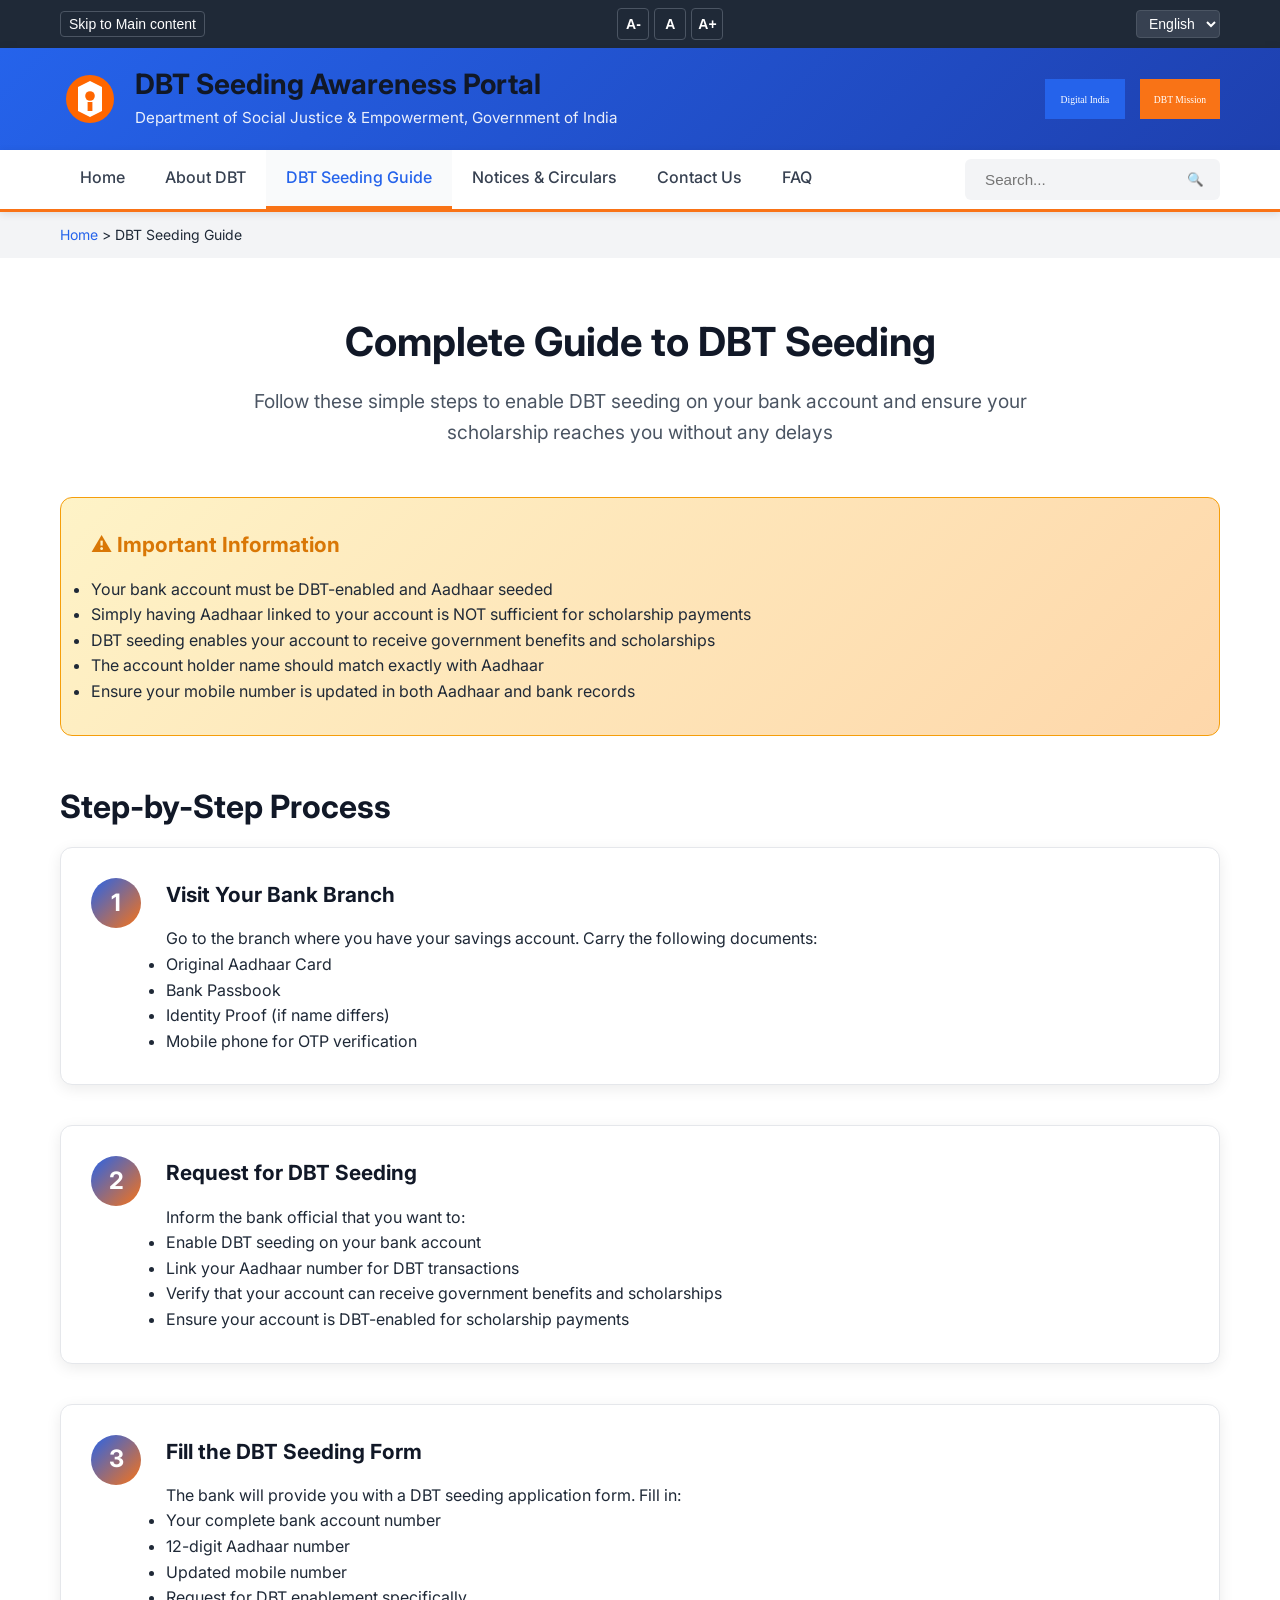
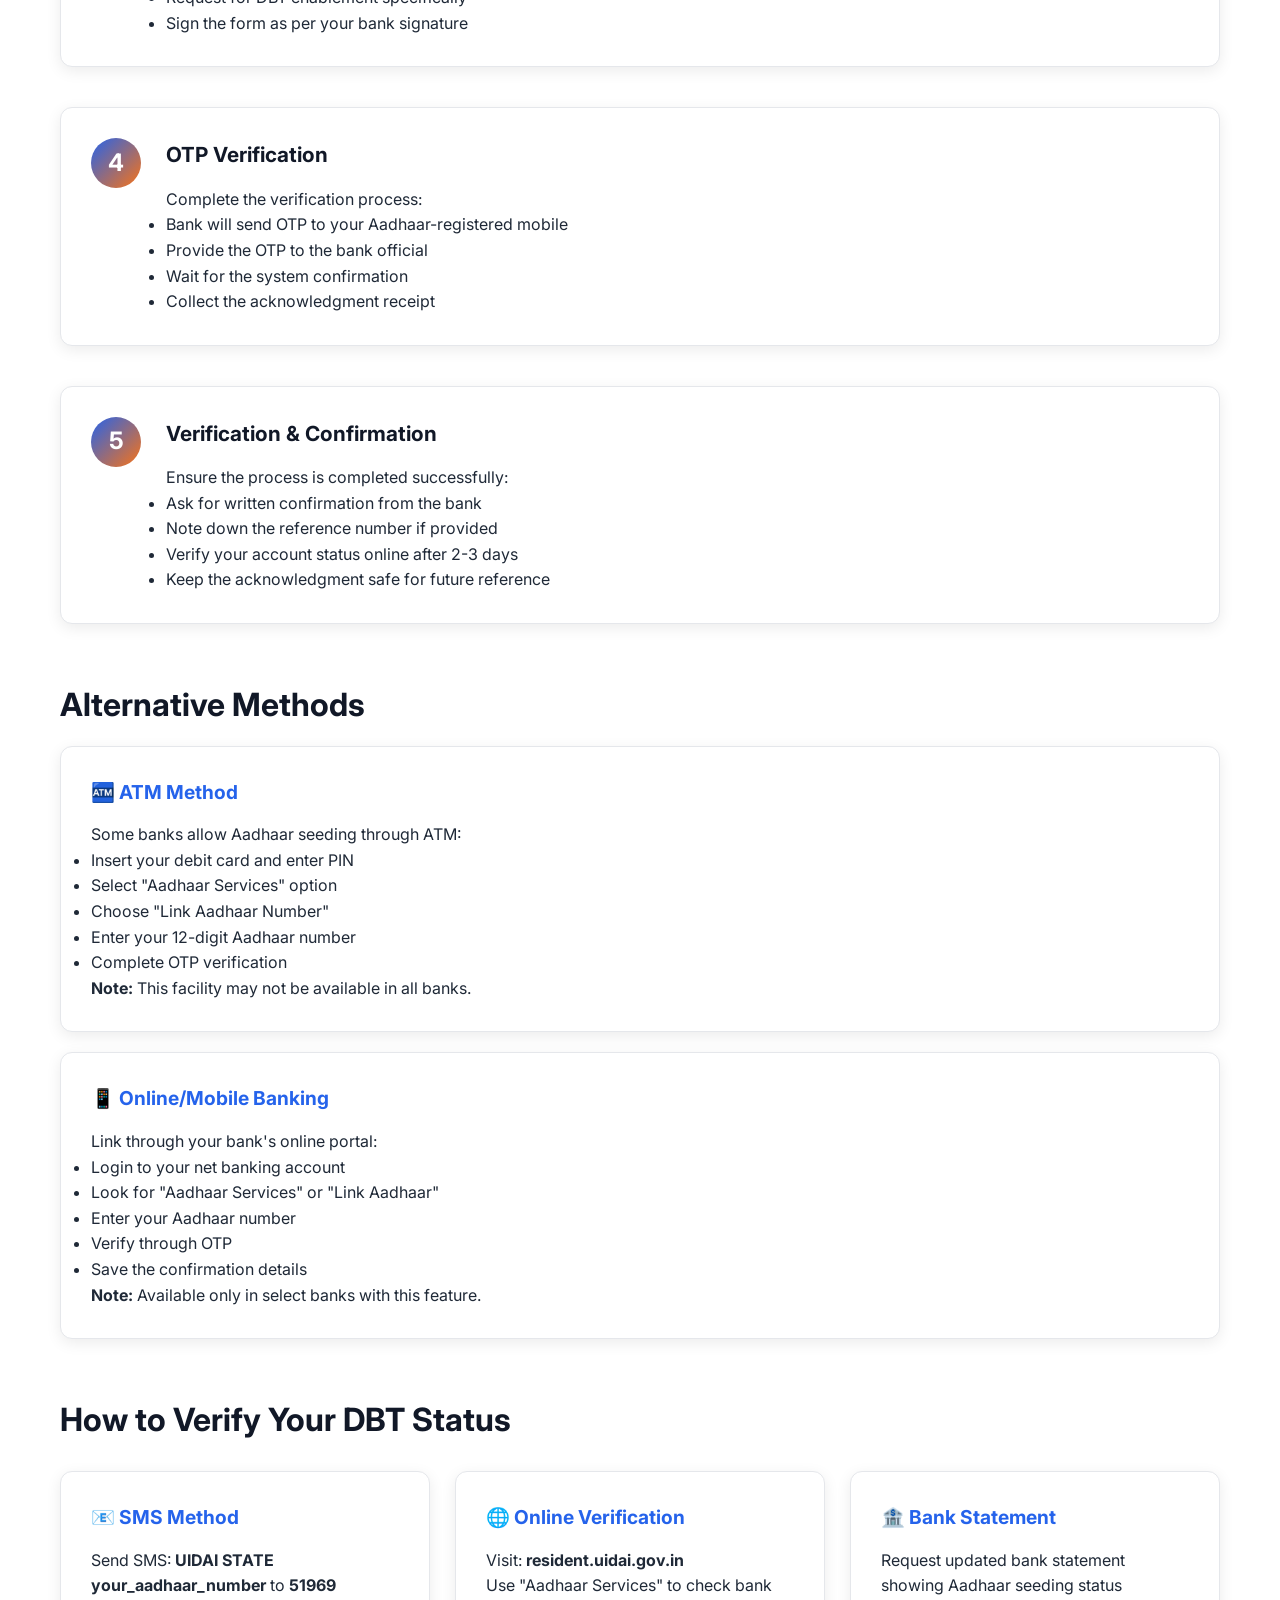
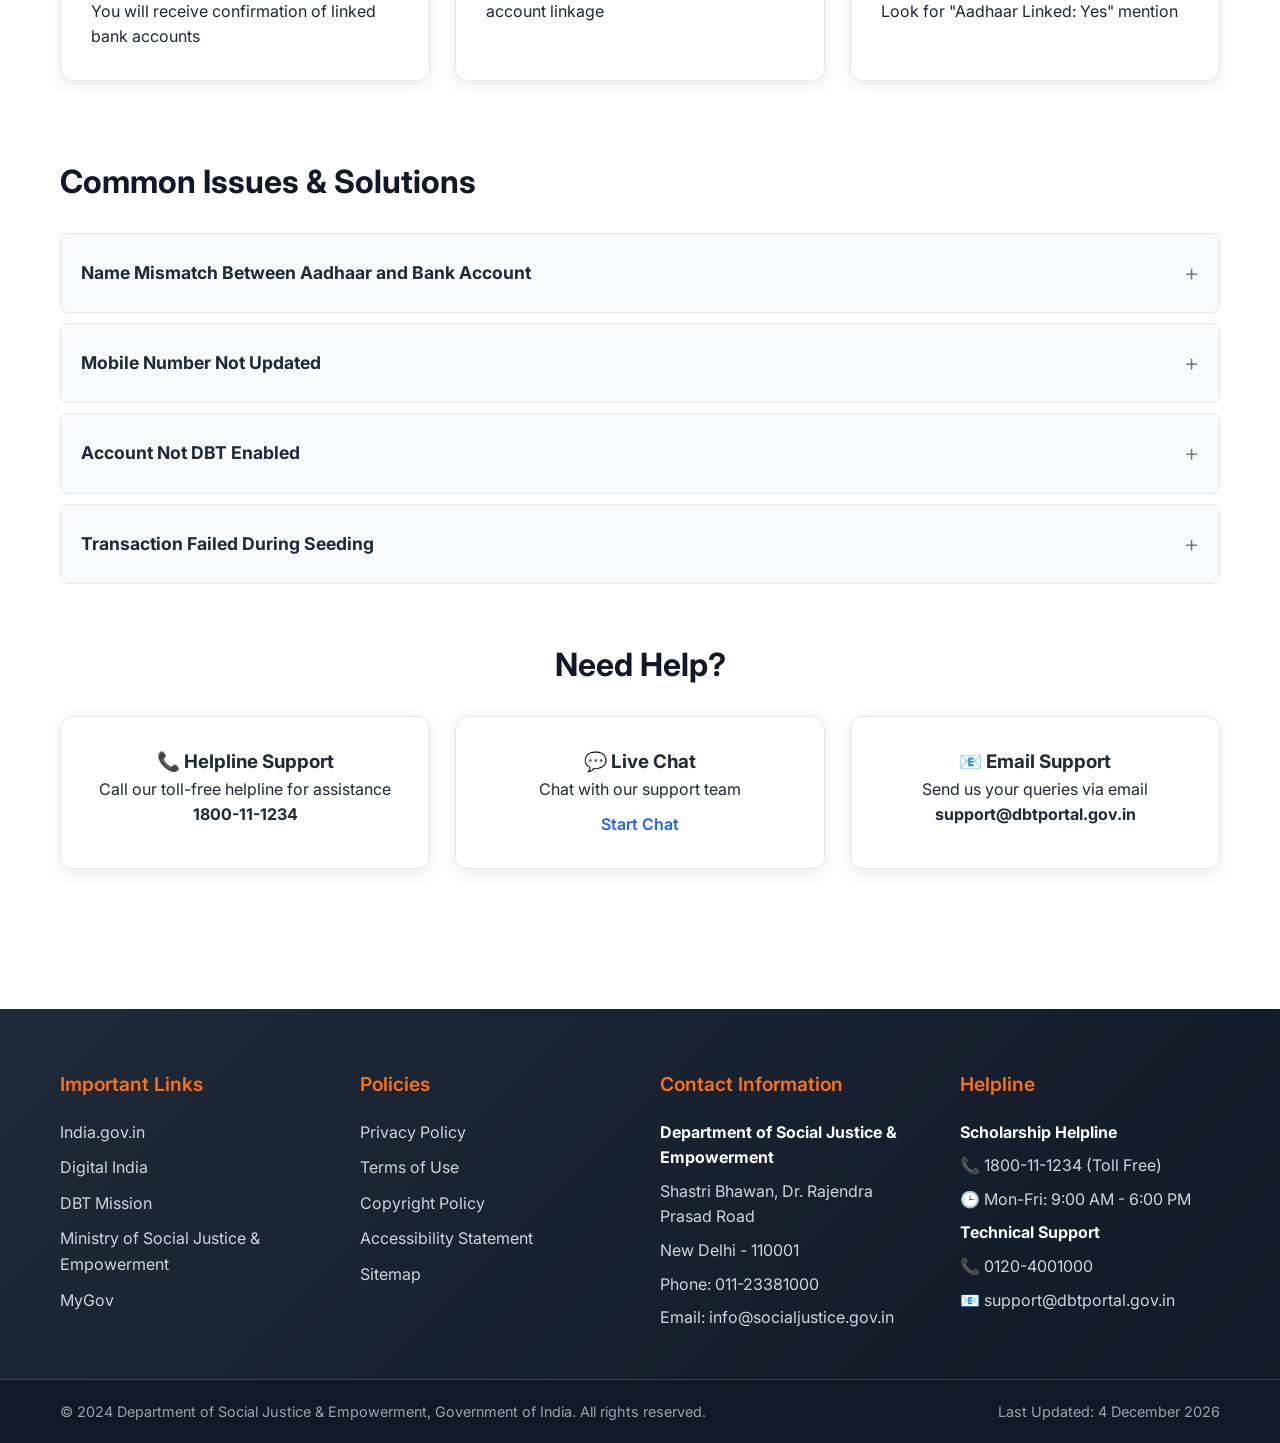
<file: guide.html>
<!DOCTYPE html>
<html lang="en">
<head>
    <meta charset="UTF-8">
    <meta name="viewport" content="width=device-width, initial-scale=1.0">
    <title>DBT Seeding Guide | DBT Awareness Portal</title>
    <link rel="stylesheet" href="styles.css">
    <link href="https://fonts.googleapis.com/css2?family=Inter:wght@300;400;500;600;700&display=swap" rel="stylesheet">
    <link rel="icon" href="data:image/svg+xml,<svg xmlns='http://www.w3.org/2000/svg' viewBox='0 0 100 100'><text y='.9em' font-size='90'>🏛️</text></svg>">
</head>
<body>
    <!-- Accessibility Bar -->
    <div class="accessibility-bar">
        <div class="container">
            <div class="accessibility-controls">
                <button onclick="skipToContent()">Skip to Main content</button>
                <div class="font-controls">
                    <button onclick="changeFontSize('small')" class="font-btn">A-</button>
                    <button onclick="changeFontSize('normal')" class="font-btn">A</button>
                    <button onclick="changeFontSize('large')" class="font-btn">A+</button>
                </div>
                <div class="language-selector">
                    <select onchange="translatePage(this.value)" id="languageSelect">
                        <option value="en">English</option>
                        <option value="hi">हिन्दी</option>
                        <option value="bn">বাংলা</option>
                        <option value="ta">தমিழ்</option>
                    </select>
                </div>
            </div>
        </div>
    </div>

    <!-- Header -->
    <header class="main-header">
        <div class="container">
            <div class="header-content">
                <div class="logo-section">
                    <img src="data:image/svg+xml,<svg xmlns='http://www.w3.org/2000/svg' viewBox='0 0 100 100'><circle cx='50' cy='50' r='40' fill='%23ff6600'/><path d='M30 30 L50 20 L70 30 L70 70 L50 80 L30 70 Z' fill='white'/><circle cx='50' cy='45' r='8' fill='%23ff6600'/><rect x='46' y='55' width='8' height='15' fill='%23ff6600'/></svg>" alt="Emblem of India" class="emblem">
                    <div class="site-title">
                        <h1>DBT Seeding Awareness Portal</h1>
                        <p>Department of Social Justice & Empowerment, Government of India</p>
                    </div>
                </div>
                <div class="header-logos">
                    <img src="data:image/svg+xml,<svg xmlns='http://www.w3.org/2000/svg' viewBox='0 0 100 50'><rect width='100' height='50' fill='%232563eb'/><text x='50' y='30' text-anchor='middle' fill='white' font-size='12'>Digital India</text></svg>" alt="Digital India" class="gov-logo">
                    <img src="data:image/svg+xml,<svg xmlns='http://www.w3.org/2000/svg' viewBox='0 0 100 50'><rect width='100' height='50' fill='%23f97316'/><text x='50' y='30' text-anchor='middle' fill='white' font-size='12'>DBT Mission</text></svg>" alt="DBT Mission" class="gov-logo">
                </div>
            </div>
        </div>
    </header>

    <!-- Navigation -->
    <nav class="main-nav">
        <div class="container">
            <ul class="nav-links">
                <li><a href="index.html">Home</a></li>
                <li><a href="about.html">About DBT</a></li>
                <li><a href="guide.html" class="active">DBT Seeding Guide</a></li>
                <li><a href="notices.html">Notices & Circulars</a></li>
                <li><a href="contact.html">Contact Us</a></li>
                <li><a href="faq.html">FAQ</a></li>
            </ul>
            <div class="search-container">
                <input type="text" id="searchInput" placeholder="Search..." onkeypress="handleSearch(event)">
                <button onclick="performSearch()">🔍</button>
            </div>
        </div>
    </nav>

    <!-- Breadcrumb -->
    <div class="breadcrumb">
        <div class="container">
            <a href="index.html">Home</a> > <span>DBT Seeding Guide</span>
        </div>
    </div>

    <!-- Main Content -->
    <main id="main-content" class="main-content">
        <section class="guide-section">
            <div class="container">
                <div class="guide-header">
                    <h1>Complete Guide to DBT Seeding</h1>
                    <p class="guide-subtitle">Follow these simple steps to enable DBT seeding on your bank account and ensure your scholarship reaches you without any delays</p>
                </div>

                <!-- Important Information -->
                <div class="important-box">
                    <h3>⚠️ Important Information</h3>
                    <ul>
                        <li>Your bank account must be DBT-enabled and Aadhaar seeded</li>
                        <li>Simply having Aadhaar linked to your account is NOT sufficient for scholarship payments</li>
                        <li>DBT seeding enables your account to receive government benefits and scholarships</li>
                        <li>The account holder name should match exactly with Aadhaar</li>
                        <li>Ensure your mobile number is updated in both Aadhaar and bank records</li>
                    </ul>
                </div>

                <!-- Step-by-Step Guide -->
                <div class="steps-container">
                    <h2>Step-by-Step Process</h2>
                    
                    <div class="step-item">
                        <div class="step-number">1</div>
                        <div class="step-content">
                            <h3>Visit Your Bank Branch</h3>
                            <p>Go to the branch where you have your savings account. Carry the following documents:</p>
                            <ul>
                                <li>Original Aadhaar Card</li>
                                <li>Bank Passbook</li>
                                <li>Identity Proof (if name differs)</li>
                                <li>Mobile phone for OTP verification</li>
                            </ul>
                        </div>
                    </div>

                    <div class="step-item">
                        <div class="step-number">2</div>
                        <div class="step-content">
                            <h3>Request for DBT Seeding</h3>
                            <p>Inform the bank official that you want to:</p>
                            <ul>
                                <li>Enable DBT seeding on your bank account</li>
                                <li>Link your Aadhaar number for DBT transactions</li>
                                <li>Verify that your account can receive government benefits and scholarships</li>
                                <li>Ensure your account is DBT-enabled for scholarship payments</li>
                            </ul>
                        </div>
                    </div>

                    <div class="step-item">
                        <div class="step-number">3</div>
                        <div class="step-content">
                            <h3>Fill the DBT Seeding Form</h3>
                            <p>The bank will provide you with a DBT seeding application form. Fill in:</p>
                            <ul>
                                <li>Your complete bank account number</li>
                                <li>12-digit Aadhaar number</li>
                                <li>Updated mobile number</li>
                                <li>Request for DBT enablement specifically</li>
                                <li>Sign the form as per your bank signature</li>
                            </ul>
                        </div>
                    </div>

                    <div class="step-item">
                        <div class="step-number">4</div>
                        <div class="step-content">
                            <h3>OTP Verification</h3>
                            <p>Complete the verification process:</p>
                            <ul>
                                <li>Bank will send OTP to your Aadhaar-registered mobile</li>
                                <li>Provide the OTP to the bank official</li>
                                <li>Wait for the system confirmation</li>
                                <li>Collect the acknowledgment receipt</li>
                            </ul>
                        </div>
                    </div>

                    <div class="step-item">
                        <div class="step-number">5</div>
                        <div class="step-content">
                            <h3>Verification & Confirmation</h3>
                            <p>Ensure the process is completed successfully:</p>
                            <ul>
                                <li>Ask for written confirmation from the bank</li>
                                <li>Note down the reference number if provided</li>
                                <li>Verify your account status online after 2-3 days</li>
                                <li>Keep the acknowledgment safe for future reference</li>
                            </ul>
                        </div>
                    </div>
                </div>

                <!-- Alternative Methods -->
                <div class="alternative-methods">
                    <h2>Alternative Methods</h2>
                    
                    <div class="method-card">
                        <h3>🏧 ATM Method</h3>
                        <p>Some banks allow Aadhaar seeding through ATM:</p>
                        <ul>
                            <li>Insert your debit card and enter PIN</li>
                            <li>Select "Aadhaar Services" option</li>
                            <li>Choose "Link Aadhaar Number"</li>
                            <li>Enter your 12-digit Aadhaar number</li>
                            <li>Complete OTP verification</li>
                        </ul>
                        <p><strong>Note:</strong> This facility may not be available in all banks.</p>
                    </div>

                    <div class="method-card">
                        <h3>📱 Online/Mobile Banking</h3>
                        <p>Link through your bank's online portal:</p>
                        <ul>
                            <li>Login to your net banking account</li>
                            <li>Look for "Aadhaar Services" or "Link Aadhaar"</li>
                            <li>Enter your Aadhaar number</li>
                            <li>Verify through OTP</li>
                            <li>Save the confirmation details</li>
                        </ul>
                        <p><strong>Note:</strong> Available only in select banks with this feature.</p>
                    </div>
                </div>

                <!-- Verification -->
                <div class="verification-section">
                    <h2>How to Verify Your DBT Status</h2>
                    <div class="verification-methods">
                        <div class="verify-card">
                            <h3>📧 SMS Method</h3>
                            <p>Send SMS: <strong>UIDAI STATE your_aadhaar_number</strong> to <strong>51969</strong></p>
                            <p>You will receive confirmation of linked bank accounts</p>
                        </div>
                        <div class="verify-card">
                            <h3>🌐 Online Verification</h3>
                            <p>Visit: <strong>resident.uidai.gov.in</strong></p>
                            <p>Use "Aadhaar Services" to check bank account linkage</p>
                        </div>
                        <div class="verify-card">
                            <h3>🏦 Bank Statement</h3>
                            <p>Request updated bank statement showing Aadhaar seeding status</p>
                            <p>Look for "Aadhaar Linked: Yes" mention</p>
                        </div>
                    </div>
                </div>

                <!-- Common Issues -->
                <div class="common-issues">
                    <h2>Common Issues & Solutions</h2>
                    <div class="issue-accordion">
                        <div class="accordion-item">
                            <div class="accordion-header" onclick="toggleAccordion(this)">
                                <h3>Name Mismatch Between Aadhaar and Bank Account</h3>
                                <span class="accordion-icon">+</span>
                            </div>
                            <div class="accordion-content">
                                <p><strong>Solution:</strong> Update your name in either Aadhaar or bank account to match exactly. Minor spelling differences can cause rejection.</p>
                                <ul>
                                    <li>For Aadhaar name change: Visit Aadhaar center with supporting documents</li>
                                    <li>For bank name change: Submit request with identity proofs</li>
                                </ul>
                            </div>
                        </div>
                        
                        <div class="accordion-item">
                            <div class="accordion-header" onclick="toggleAccordion(this)">
                                <h3>Mobile Number Not Updated</h3>
                                <span class="accordion-icon">+</span>
                            </div>
                            <div class="accordion-content">
                                <p><strong>Solution:</strong> Ensure the same mobile number is registered with both Aadhaar and your bank account.</p>
                                <ul>
                                    <li>Update mobile in Aadhaar through OTP or biometric verification</li>
                                    <li>Update mobile in bank through written request</li>
                                </ul>
                            </div>
                        </div>

                        <div class="accordion-item">
                            <div class="accordion-header" onclick="toggleAccordion(this)">
                                <h3>Account Not DBT Enabled</h3>
                                <span class="accordion-icon">+</span>
                            </div>
                            <div class="accordion-content">
                                <p><strong>Solution:</strong> Specifically request your bank to enable DBT on your account along with Aadhaar seeding.</p>
                                <ul>
                                    <li>Visit branch and fill DBT enablement form</li>
                                    <li>Ensure CBS (Core Banking System) reflects DBT status</li>
                                </ul>
                            </div>
                        </div>

                        <div class="accordion-item">
                            <div class="accordion-header" onclick="toggleAccordion(this)">
                                <h3>Transaction Failed During Seeding</h3>
                                <span class="accordion-icon">+</span>
                            </div>
                            <div class="accordion-content">
                                <p><strong>Solution:</strong> Try the process again after some time or use alternative methods.</p>
                                <ul>
                                    <li>Check network connectivity and try again</li>
                                    <li>Verify Aadhaar number is entered correctly</li>
                                    <li>Contact bank's customer service for assistance</li>
                                </ul>
                            </div>
                        </div>
                    </div>
                </div>

                <!-- Contact for Help -->
                <div class="help-section">
                    <h2>Need Help?</h2>
                    <div class="help-cards">
                        <div class="help-card">
                            <h3>📞 Helpline Support</h3>
                            <p>Call our toll-free helpline for assistance</p>
                            <p><strong>1800-11-1234</strong></p>
                        </div>
                        <div class="help-card">
                            <h3>💬 Live Chat</h3>
                            <p>Chat with our support team</p>
                            <a href="contact.html" class="help-link">Start Chat</a>
                        </div>
                        <div class="help-card">
                            <h3>📧 Email Support</h3>
                            <p>Send us your queries via email</p>
                            <p><strong>support@dbtportal.gov.in</strong></p>
                        </div>
                    </div>
                </div>
            </div>
        </section>
    </main>

    <!-- Footer -->
    <footer class="main-footer">
        <div class="footer-top">
            <div class="container">
                <div class="footer-grid">
                    <div class="footer-section">
                        <h3>Important Links</h3>
                        <ul>
                            <li><a href="https://www.india.gov.in">India.gov.in</a></li>
                            <li><a href="https://digitalindia.gov.in">Digital India</a></li>
                            <li><a href="https://dbtbharat.gov.in">DBT Mission</a></li>
                            <li><a href="https://socialjustice.gov.in">Ministry of Social Justice & Empowerment</a></li>
                            <li><a href="https://www.mygov.in">MyGov</a></li>
                        </ul>
                    </div>
                    <div class="footer-section">
                        <h3>Policies</h3>
                        <ul>
                            <li><a href="#">Privacy Policy</a></li>
                            <li><a href="#">Terms of Use</a></li>
                            <li><a href="#">Copyright Policy</a></li>
                            <li><a href="#">Accessibility Statement</a></li>
                            <li><a href="#">Sitemap</a></li>
                        </ul>
                    </div>
                    <div class="footer-section">
                        <h3>Contact Information</h3>
                        <div class="contact-info">
                            <p><strong>Department of Social Justice & Empowerment</strong></p>
                            <p>Shastri Bhawan, Dr. Rajendra Prasad Road</p>
                            <p>New Delhi - 110001</p>
                            <p>Phone: 011-23381000</p>
                            <p>Email: info@socialjustice.gov.in</p>
                        </div>
                    </div>
                    <div class="footer-section">
                        <h3>Helpline</h3>
                        <div class="helpline-info">
                            <p><strong>Scholarship Helpline</strong></p>
                            <p>📞 1800-11-1234 (Toll Free)</p>
                            <p>🕒 Mon-Fri: 9:00 AM - 6:00 PM</p>
                            <p><strong>Technical Support</strong></p>
                            <p>📞 0120-4001000</p>
                            <p>📧 support@dbtportal.gov.in</p>
                        </div>
                    </div>
                </div>
            </div>
        </div>
        <div class="footer-bottom">
            <div class="container">
                <div class="footer-bottom-content">
                    <p>&copy; 2024 Department of Social Justice & Empowerment, Government of India. All rights reserved.</p>
                    <p>Last Updated: <span id="lastUpdated"></span></p>
                </div>
            </div>
        </div>
    </footer>

    <script src="script.js"></script>
</body>
</html>
</file>
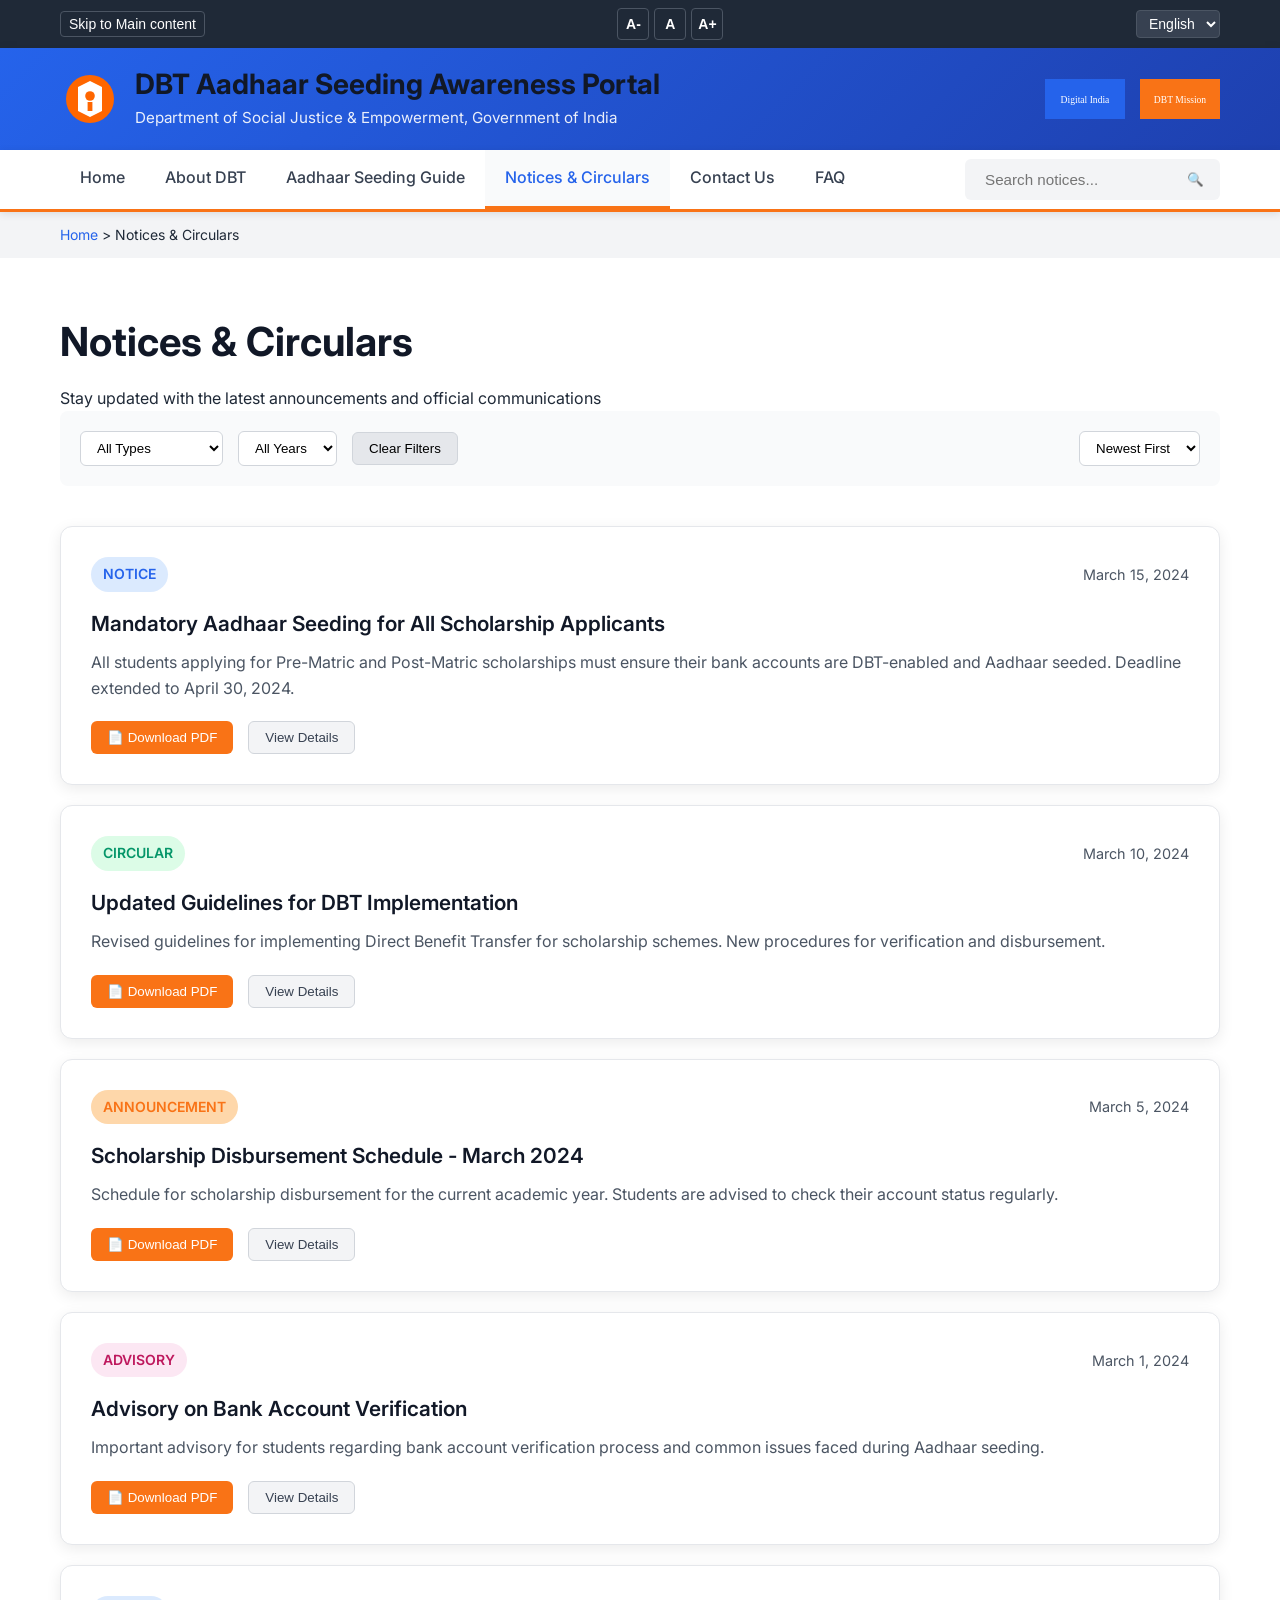
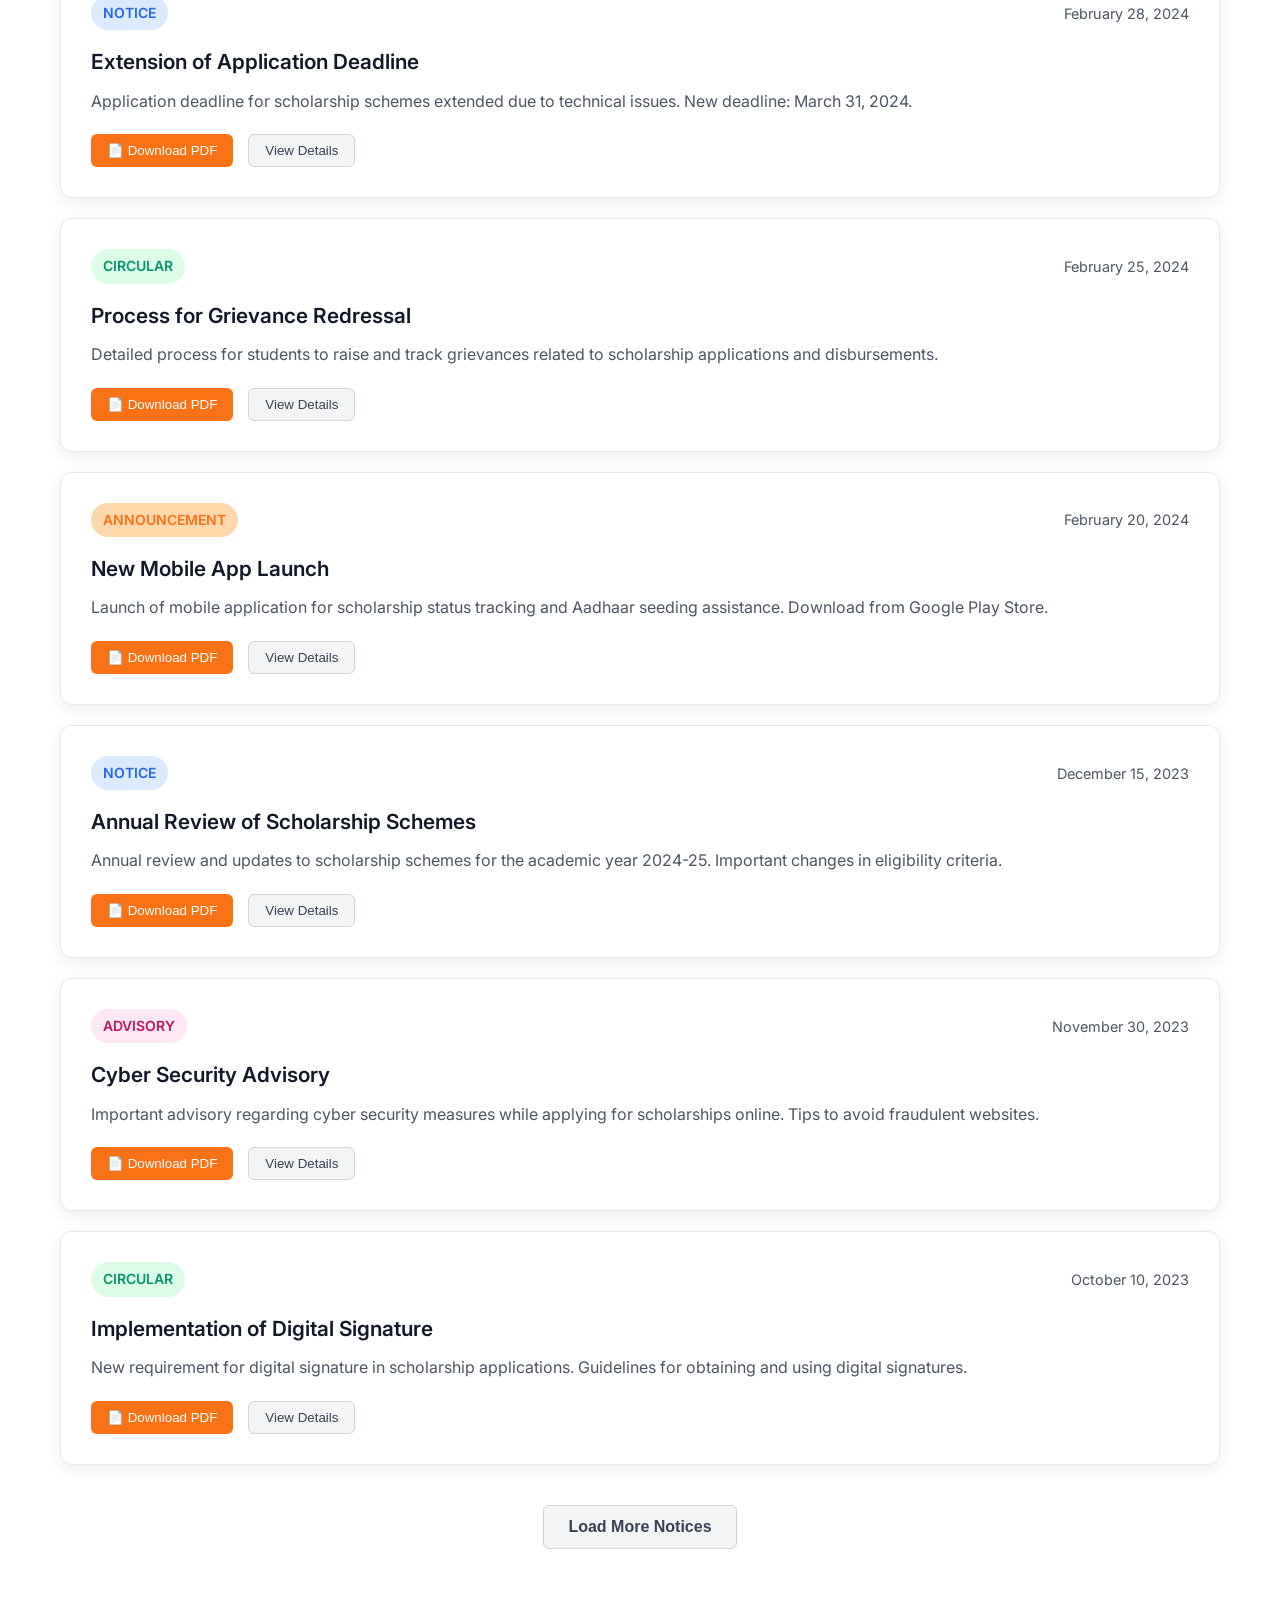
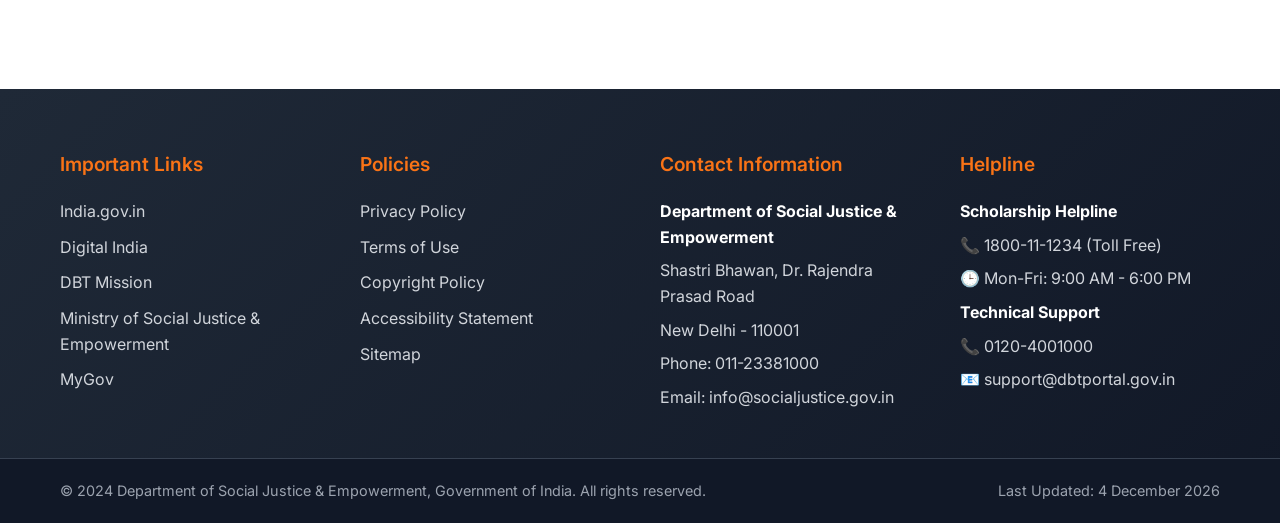
<file: notices.html>
<!DOCTYPE html>
<html lang="en">
<head>
    <meta charset="UTF-8">
    <meta name="viewport" content="width=device-width, initial-scale=1.0">
    <title>Notices & Circulars | DBT Awareness Portal</title>
    <link rel="stylesheet" href="styles.css">
    <link href="https://fonts.googleapis.com/css2?family=Inter:wght@300;400;500;600;700&display=swap" rel="stylesheet">
    <link rel="icon" href="data:image/svg+xml,<svg xmlns='http://www.w3.org/2000/svg' viewBox='0 0 100 100'><text y='.9em' font-size='90'>🏛️</text></svg>">
</head>
<body>
    <!-- Accessibility Bar -->
    <div class="accessibility-bar">
        <div class="container">
            <div class="accessibility-controls">
                <button onclick="skipToContent()">Skip to Main content</button>
                <div class="font-controls">
                    <button onclick="changeFontSize('small')" class="font-btn">A-</button>
                    <button onclick="changeFontSize('normal')" class="font-btn">A</button>
                    <button onclick="changeFontSize('large')" class="font-btn">A+</button>
                </div>
                <div class="language-selector">
                    <select onchange="translatePage(this.value)" id="languageSelect">
                        <option value="en">English</option>
                        <option value="hi">हिन्दी</option>
                        <option value="bn">বাংলা</option>
                        <option value="ta">தமிழ்</option>
                    </select>
                </div>
            </div>
        </div>
    </div>

    <!-- Header -->
    <header class="main-header">
        <div class="container">
            <div class="header-content">
                <div class="logo-section">
                    <img src="data:image/svg+xml,<svg xmlns='http://www.w3.org/2000/svg' viewBox='0 0 100 100'><circle cx='50' cy='50' r='40' fill='%23ff6600'/><path d='M30 30 L50 20 L70 30 L70 70 L50 80 L30 70 Z' fill='white'/><circle cx='50' cy='45' r='8' fill='%23ff6600'/><rect x='46' y='55' width='8' height='15' fill='%23ff6600'/></svg>" alt="Emblem of India" class="emblem">
                    <div class="site-title">
                        <h1>DBT Aadhaar Seeding Awareness Portal</h1>
                        <p>Department of Social Justice & Empowerment, Government of India</p>
                    </div>
                </div>
                <div class="header-logos">
                    <img src="data:image/svg+xml,<svg xmlns='http://www.w3.org/2000/svg' viewBox='0 0 100 50'><rect width='100' height='50' fill='%232563eb'/><text x='50' y='30' text-anchor='middle' fill='white' font-size='12'>Digital India</text></svg>" alt="Digital India" class="gov-logo">
                    <img src="data:image/svg+xml,<svg xmlns='http://www.w3.org/2000/svg' viewBox='0 0 100 50'><rect width='100' height='50' fill='%23f97316'/><text x='50' y='30' text-anchor='middle' fill='white' font-size='12'>DBT Mission</text></svg>" alt="DBT Mission" class="gov-logo">
                </div>
            </div>
        </div>
    </header>

    <!-- Navigation -->
    <nav class="main-nav">
        <div class="container">
            <ul class="nav-links">
                <li><a href="index.html">Home</a></li>
                <li><a href="about.html">About DBT</a></li>
                <li><a href="guide.html">Aadhaar Seeding Guide</a></li>
                <li><a href="notices.html" class="active">Notices & Circulars</a></li>
                <li><a href="contact.html">Contact Us</a></li>
                <li><a href="faq.html">FAQ</a></li>
            </ul>
            <div class="search-container">
                <input type="text" id="searchInput" placeholder="Search notices..." onkeypress="handleSearch(event)" onkeyup="filterNotices()">
                <button onclick="performSearch()">🔍</button>
            </div>
        </div>
    </nav>

    <!-- Breadcrumb -->
    <div class="breadcrumb">
        <div class="container">
            <a href="index.html">Home</a> > <span>Notices & Circulars</span>
        </div>
    </div>

    <!-- Main Content -->
    <main id="main-content" class="main-content">
        <section class="notices-section">
            <div class="container">
                <div class="notices-header">
                    <h1>Notices & Circulars</h1>
                    <p>Stay updated with the latest announcements and official communications</p>
                </div>

                <!-- Filter and Sort -->
                <div class="notices-filter">
                    <div class="filter-controls">
                        <select id="typeFilter" onchange="filterNotices()">
                            <option value="all">All Types</option>
                            <option value="notice">Notices</option>
                            <option value="circular">Circulars</option>
                            <option value="announcement">Announcements</option>
                            <option value="advisory">Advisories</option>
                        </select>
                        <select id="yearFilter" onchange="filterNotices()">
                            <option value="all">All Years</option>
                            <option value="2024">2024</option>
                            <option value="2023">2023</option>
                            <option value="2022">2022</option>
                        </select>
                        <button onclick="clearFilters()" class="clear-btn">Clear Filters</button>
                    </div>
                    <div class="sort-controls">
                        <select id="sortBy" onchange="sortNotices()">
                            <option value="date-desc">Newest First</option>
                            <option value="date-asc">Oldest First</option>
                            <option value="title-asc">Title A-Z</option>
                            <option value="title-desc">Title Z-A</option>
                        </select>
                    </div>
                </div>

                <!-- Notices List -->
                <div class="notices-container" id="noticesContainer">
                    <div class="notice-item" data-type="notice" data-year="2024" data-date="2024-03-15">
                        <div class="notice-header">
                            <div class="notice-badge notice">Notice</div>
                            <div class="notice-date">March 15, 2024</div>
                        </div>
                        <h3 class="notice-title">Mandatory Aadhaar Seeding for All Scholarship Applicants</h3>
                        <p class="notice-excerpt">All students applying for Pre-Matric and Post-Matric scholarships must ensure their bank accounts are DBT-enabled and Aadhaar seeded. Deadline extended to April 30, 2024.</p>
                        <div class="notice-actions">
                            <button onclick="downloadPDF('notice-001')" class="btn-download">📄 Download PDF</button>
                            <button onclick="viewDetails('notice-001')" class="btn-view">View Details</button>
                        </div>
                    </div>

                    <div class="notice-item" data-type="circular" data-year="2024" data-date="2024-03-10">
                        <div class="notice-header">
                            <div class="notice-badge circular">Circular</div>
                            <div class="notice-date">March 10, 2024</div>
                        </div>
                        <h3 class="notice-title">Updated Guidelines for DBT Implementation</h3>
                        <p class="notice-excerpt">Revised guidelines for implementing Direct Benefit Transfer for scholarship schemes. New procedures for verification and disbursement.</p>
                        <div class="notice-actions">
                            <button onclick="downloadPDF('circular-001')" class="btn-download">📄 Download PDF</button>
                            <button onclick="viewDetails('circular-001')" class="btn-view">View Details</button>
                        </div>
                    </div>

                    <div class="notice-item" data-type="announcement" data-year="2024" data-date="2024-03-05">
                        <div class="notice-header">
                            <div class="notice-badge announcement">Announcement</div>
                            <div class="notice-date">March 5, 2024</div>
                        </div>
                        <h3 class="notice-title">Scholarship Disbursement Schedule - March 2024</h3>
                        <p class="notice-excerpt">Schedule for scholarship disbursement for the current academic year. Students are advised to check their account status regularly.</p>
                        <div class="notice-actions">
                            <button onclick="downloadPDF('announcement-001')" class="btn-download">📄 Download PDF</button>
                            <button onclick="viewDetails('announcement-001')" class="btn-view">View Details</button>
                        </div>
                    </div>

                    <div class="notice-item" data-type="advisory" data-year="2024" data-date="2024-03-01">
                        <div class="notice-header">
                            <div class="notice-badge advisory">Advisory</div>
                            <div class="notice-date">March 1, 2024</div>
                        </div>
                        <h3 class="notice-title">Advisory on Bank Account Verification</h3>
                        <p class="notice-excerpt">Important advisory for students regarding bank account verification process and common issues faced during Aadhaar seeding.</p>
                        <div class="notice-actions">
                            <button onclick="downloadPDF('advisory-001')" class="btn-download">📄 Download PDF</button>
                            <button onclick="viewDetails('advisory-001')" class="btn-view">View Details</button>
                        </div>
                    </div>

                    <div class="notice-item" data-type="notice" data-year="2024" data-date="2024-02-28">
                        <div class="notice-header">
                            <div class="notice-badge notice">Notice</div>
                            <div class="notice-date">February 28, 2024</div>
                        </div>
                        <h3 class="notice-title">Extension of Application Deadline</h3>
                        <p class="notice-excerpt">Application deadline for scholarship schemes extended due to technical issues. New deadline: March 31, 2024.</p>
                        <div class="notice-actions">
                            <button onclick="downloadPDF('notice-002')" class="btn-download">📄 Download PDF</button>
                            <button onclick="viewDetails('notice-002')" class="btn-view">View Details</button>
                        </div>
                    </div>

                    <div class="notice-item" data-type="circular" data-year="2024" data-date="2024-02-25">
                        <div class="notice-header">
                            <div class="notice-badge circular">Circular</div>
                            <div class="notice-date">February 25, 2024</div>
                        </div>
                        <h3 class="notice-title">Process for Grievance Redressal</h3>
                        <p class="notice-excerpt">Detailed process for students to raise and track grievances related to scholarship applications and disbursements.</p>
                        <div class="notice-actions">
                            <button onclick="downloadPDF('circular-002')" class="btn-download">📄 Download PDF</button>
                            <button onclick="viewDetails('circular-002')" class="btn-view">View Details</button>
                        </div>
                    </div>

                    <div class="notice-item" data-type="announcement" data-year="2024" data-date="2024-02-20">
                        <div class="notice-header">
                            <div class="notice-badge announcement">Announcement</div>
                            <div class="notice-date">February 20, 2024</div>
                        </div>
                        <h3 class="notice-title">New Mobile App Launch</h3>
                        <p class="notice-excerpt">Launch of mobile application for scholarship status tracking and Aadhaar seeding assistance. Download from Google Play Store.</p>
                        <div class="notice-actions">
                            <button onclick="downloadPDF('announcement-002')" class="btn-download">📄 Download PDF</button>
                            <button onclick="viewDetails('announcement-002')" class="btn-view">View Details</button>
                        </div>
                    </div>

                    <div class="notice-item" data-type="notice" data-year="2023" data-date="2023-12-15">
                        <div class="notice-header">
                            <div class="notice-badge notice">Notice</div>
                            <div class="notice-date">December 15, 2023</div>
                        </div>
                        <h3 class="notice-title">Annual Review of Scholarship Schemes</h3>
                        <p class="notice-excerpt">Annual review and updates to scholarship schemes for the academic year 2024-25. Important changes in eligibility criteria.</p>
                        <div class="notice-actions">
                            <button onclick="downloadPDF('notice-003')" class="btn-download">📄 Download PDF</button>
                            <button onclick="viewDetails('notice-003')" class="btn-view">View Details</button>
                        </div>
                    </div>

                    <div class="notice-item" data-type="advisory" data-year="2023" data-date="2023-11-30">
                        <div class="notice-header">
                            <div class="notice-badge advisory">Advisory</div>
                            <div class="notice-date">November 30, 2023</div>
                        </div>
                        <h3 class="notice-title">Cyber Security Advisory</h3>
                        <p class="notice-excerpt">Important advisory regarding cyber security measures while applying for scholarships online. Tips to avoid fraudulent websites.</p>
                        <div class="notice-actions">
                            <button onclick="downloadPDF('advisory-002')" class="btn-download">📄 Download PDF</button>
                            <button onclick="viewDetails('advisory-002')" class="btn-view">View Details</button>
                        </div>
                    </div>

                    <div class="notice-item" data-type="circular" data-year="2023" data-date="2023-10-10">
                        <div class="notice-header">
                            <div class="notice-badge circular">Circular</div>
                            <div class="notice-date">October 10, 2023</div>
                        </div>
                        <h3 class="notice-title">Implementation of Digital Signature</h3>
                        <p class="notice-excerpt">New requirement for digital signature in scholarship applications. Guidelines for obtaining and using digital signatures.</p>
                        <div class="notice-actions">
                            <button onclick="downloadPDF('circular-003')" class="btn-download">📄 Download PDF</button>
                            <button onclick="viewDetails('circular-003')" class="btn-view">View Details</button>
                        </div>
                    </div>
                </div>

                <!-- Load More Button -->
                <div class="load-more-section">
                    <button onclick="loadMoreNotices()" class="btn btn-secondary" id="loadMoreBtn">Load More Notices</button>
                </div>

                <!-- No Results Message -->
                <div class="no-results" id="noResults" style="display: none;">
                    <h3>No notices found</h3>
                    <p>Try adjusting your search criteria or filters</p>
                </div>
            </div>
        </section>
    </main>

    <!-- Footer -->
    <footer class="main-footer">
        <div class="footer-top">
            <div class="container">
                <div class="footer-grid">
                    <div class="footer-section">
                        <h3>Important Links</h3>
                        <ul>
                            <li><a href="https://www.india.gov.in">India.gov.in</a></li>
                            <li><a href="https://digitalindia.gov.in">Digital India</a></li>
                            <li><a href="https://dbtbharat.gov.in">DBT Mission</a></li>
                            <li><a href="https://socialjustice.gov.in">Ministry of Social Justice & Empowerment</a></li>
                            <li><a href="https://www.mygov.in">MyGov</a></li>
                        </ul>
                    </div>
                    <div class="footer-section">
                        <h3>Policies</h3>
                        <ul>
                            <li><a href="#">Privacy Policy</a></li>
                            <li><a href="#">Terms of Use</a></li>
                            <li><a href="#">Copyright Policy</a></li>
                            <li><a href="#">Accessibility Statement</a></li>
                            <li><a href="#">Sitemap</a></li>
                        </ul>
                    </div>
                    <div class="footer-section">
                        <h3>Contact Information</h3>
                        <div class="contact-info">
                            <p><strong>Department of Social Justice & Empowerment</strong></p>
                            <p>Shastri Bhawan, Dr. Rajendra Prasad Road</p>
                            <p>New Delhi - 110001</p>
                            <p>Phone: 011-23381000</p>
                            <p>Email: info@socialjustice.gov.in</p>
                        </div>
                    </div>
                    <div class="footer-section">
                        <h3>Helpline</h3>
                        <div class="helpline-info">
                            <p><strong>Scholarship Helpline</strong></p>
                            <p>📞 1800-11-1234 (Toll Free)</p>
                            <p>🕒 Mon-Fri: 9:00 AM - 6:00 PM</p>
                            <p><strong>Technical Support</strong></p>
                            <p>📞 0120-4001000</p>
                            <p>📧 support@dbtportal.gov.in</p>
                        </div>
                    </div>
                </div>
            </div>
        </div>
        <div class="footer-bottom">
            <div class="container">
                <div class="footer-bottom-content">
                    <p>&copy; 2024 Department of Social Justice & Empowerment, Government of India. All rights reserved.</p>
                    <p>Last Updated: <span id="lastUpdated"></span></p>
                </div>
            </div>
        </div>
    </footer>

    <script src="script.js"></script>
</body>
</html>
</file>
<file: styles.css>
/* Reset and Base Styles */
* {
    margin: 0;
    padding: 0;
    box-sizing: border-box;
}

:root {
    --primary-blue: #2563eb;
    --primary-orange: #f97316;
    --dark-blue: #1e40af;
    --light-blue: #dbeafe;
    --success-green: #059669;
    --warning-yellow: #d97706;
    --error-red: #dc2626;
    --gray-50: #f9fafb;
    --gray-100: #f3f4f6;
    --gray-200: #e5e7eb;
    --gray-300: #d1d5db;
    --gray-400: #9ca3af;
    --gray-500: #6b7280;
    --gray-600: #4b5563;
    --gray-700: #374151;
    --gray-800: #1f2937;
    --gray-900: #111827;
}

html {
    scroll-behavior: smooth;
    font-size: 16px;
}

body {
    font-family: 'Inter', -apple-system, BlinkMacSystemFont, 'Segoe UI', Roboto, sans-serif;
    line-height: 1.6;
    color: var(--gray-800);
    background-color: #ffffff;
    font-size: 1rem;
    transition: font-size 0.3s ease;
}

/* Font Size Controls */
body.font-small { font-size: 0.875rem; }
body.font-normal { font-size: 1rem; }
body.font-large { font-size: 1.125rem; }

.container {
    max-width: 1200px;
    margin: 0 auto;
    padding: 0 20px;
}

/* Accessibility Bar */
.accessibility-bar {
    background-color: var(--gray-800);
    color: white;
    padding: 8px 0;
    font-size: 0.875rem;
}

.accessibility-controls {
    display: flex;
    justify-content: space-between;
    align-items: center;
    flex-wrap: wrap;
    gap: 15px;
}

.accessibility-controls button {
    background: none;
    border: 1px solid var(--gray-600);
    color: white;
    padding: 4px 8px;
    cursor: pointer;
    border-radius: 4px;
    font-size: 0.875rem;
    transition: all 0.3s ease;
}

.accessibility-controls button:hover {
    background-color: var(--gray-700);
}

.font-controls {
    display: flex;
    gap: 5px;
}

.font-btn {
    width: 32px;
    height: 32px;
    display: flex;
    align-items: center;
    justify-content: center;
    font-weight: 600;
}

.language-selector select {
    background-color: var(--gray-700);
    border: 1px solid var(--gray-600);
    color: white;
    padding: 4px 8px;
    border-radius: 4px;
    font-size: 0.875rem;
}

/* Header */
.main-header {
    background: linear-gradient(135deg, var(--primary-blue) 0%, var(--dark-blue) 100%);
    color: white;
    padding: 20px 0;
    box-shadow: 0 2px 10px rgba(0,0,0,0.1);
}

.header-content {
    display: flex;
    justify-content: space-between;
    align-items: center;
    flex-wrap: wrap;
    gap: 20px;
}

.logo-section {
    display: flex;
    align-items: center;
    gap: 15px;
}

.emblem {
    width: 60px;
    height: 60px;
    object-fit: contain;
}

.site-title h1 {
    font-size: 1.75rem;
    font-weight: 700;
    margin-bottom: 4px;
    line-height: 1.2;
}

.site-title p {
    font-size: 0.95rem;
    opacity: 0.9;
    font-weight: 400;
}

.header-logos {
    display: flex;
    gap: 15px;
    align-items: center;
}

.gov-logo {
    height: 40px;
    object-fit: contain;
}

/* Navigation */
.main-nav {
    background-color: white;
    border-bottom: 3px solid var(--primary-orange);
    box-shadow: 0 2px 8px rgba(0,0,0,0.1);
    position: sticky;
    top: 0;
    z-index: 100;
}

.main-nav .container {
    display: flex;
    justify-content: space-between;
    align-items: center;
    padding: 0 20px;
}

.nav-links {
    display: flex;
    list-style: none;
    margin: 0;
    padding: 0;
}

.nav-links li {
    position: relative;
}

.nav-links a {
    display: block;
    padding: 15px 20px;
    text-decoration: none;
    color: var(--gray-700);
    font-weight: 500;
    transition: all 0.3s ease;
    border-bottom: 3px solid transparent;
}

.nav-links a:hover,
.nav-links a.active {
    color: var(--primary-blue);
    border-bottom-color: var(--primary-orange);
    background-color: var(--gray-50);
}

.search-container {
    display: flex;
    align-items: center;
    background-color: var(--gray-100);
    border-radius: 6px;
    padding: 8px 12px;
    min-width: 250px;
}

.search-container input {
    border: none;
    background: none;
    outline: none;
    flex: 1;
    padding: 4px 8px;
    font-size: 0.95rem;
}

.search-container button {
    background: none;
    border: none;
    cursor: pointer;
    padding: 4px;
    color: var(--gray-600);
}

/* Breadcrumb */
.breadcrumb {
    background-color: var(--gray-100);
    padding: 12px 0;
    font-size: 0.875rem;
}

.breadcrumb a {
    color: var(--primary-blue);
    text-decoration: none;
}

.breadcrumb a:hover {
    text-decoration: underline;
}

/* Main Content */
.main-content {
    min-height: 60vh;
    padding: 0;
}

/* Hero Section */
.hero-section {
    background: linear-gradient(135deg, var(--light-blue) 0%, #ffffff 100%);
    padding: 80px 0;
    border-bottom: 1px solid var(--gray-200);
}

.hero-content {
    display: grid;
    grid-template-columns: 1fr 1fr;
    gap: 60px;
    align-items: center;
}

.hero-text h1 {
    font-size: 3rem;
    font-weight: 700;
    color: var(--gray-900);
    margin-bottom: 20px;
    line-height: 1.1;
}

.hero-subtitle {
    font-size: 1.25rem;
    color: var(--gray-600);
    margin-bottom: 30px;
    line-height: 1.5;
}

.hero-buttons {
    display: flex;
    gap: 15px;
    flex-wrap: wrap;
}

.hero-img {
    width: 100%;
    height: auto;
    border-radius: 12px;
    box-shadow: 0 10px 25px rgba(0,0,0,0.15);
}

/* Notice Banner */
.notice-banner {
    background: linear-gradient(90deg, var(--warning-yellow) 0%, #fbbf24 100%);
    padding: 15px 0;
    margin-bottom: 40px;
}

.notice-content {
    display: flex;
    align-items: center;
    gap: 12px;
    color: var(--gray-900);
}

.notice-icon {
    font-size: 1.5rem;
}

.notice-text {
    flex: 1;
    font-weight: 500;
}

/* Buttons */
.btn {
    display: inline-block;
    padding: 12px 24px;
    border-radius: 6px;
    text-decoration: none;
    font-weight: 600;
    text-align: center;
    cursor: pointer;
    border: none;
    transition: all 0.3s ease;
    font-size: 1rem;
}

.btn-primary {
    background: linear-gradient(135deg, var(--primary-blue) 0%, var(--dark-blue) 100%);
    color: white;
}

.btn-primary:hover {
    transform: translateY(-2px);
    box-shadow: 0 8px 20px rgba(37,99,235,0.3);
}

.btn-secondary {
    background-color: var(--gray-100);
    color: var(--gray-700);
    border: 1px solid var(--gray-300);
}

.btn-secondary:hover {
    background-color: var(--gray-200);
    transform: translateY(-1px);
}

.btn-outline {
    background: none;
    color: var(--primary-blue);
    border: 2px solid var(--primary-blue);
}

.btn-outline:hover {
    background-color: var(--primary-blue);
    color: white;
}

/* Cards and Grids */
.info-grid,
.schemes-grid,
.features-grid,
.links-grid {
    display: grid;
    gap: 30px;
    margin-top: 40px;
}

.info-grid {
    grid-template-columns: repeat(auto-fit, minmax(300px, 1fr));
}

.schemes-grid {
    grid-template-columns: repeat(auto-fit, minmax(400px, 1fr));
}

.features-grid {
    grid-template-columns: repeat(auto-fit, minmax(250px, 1fr));
}

.links-grid {
    grid-template-columns: repeat(auto-fit, minmax(280px, 1fr));
}

.info-card,
.scheme-card,
.feature-card {
    background: white;
    border-radius: 12px;
    padding: 30px;
    box-shadow: 0 4px 15px rgba(0,0,0,0.08);
    transition: all 0.3s ease;
    border: 1px solid var(--gray-200);
}

.info-card:hover,
.scheme-card:hover,
.feature-card:hover {
    transform: translateY(-4px);
    box-shadow: 0 8px 25px rgba(0,0,0,0.12);
}

.card-icon,
.feature-icon {
    font-size: 2.5rem;
    margin-bottom: 20px;
    display: block;
}

.info-card h3,
.scheme-card h3,
.feature-card h3 {
    font-size: 1.25rem;
    font-weight: 600;
    color: var(--gray-900);
    margin-bottom: 15px;
}

.scheme-link {
    display: inline-block;
    color: var(--primary-blue);
    font-weight: 600;
    text-decoration: none;
    margin-top: 15px;
    transition: color 0.3s ease;
}

.scheme-link:hover {
    color: var(--dark-blue);
}

/* Statistics Section */
.stats-section {
    background: linear-gradient(135deg, var(--primary-blue) 0%, var(--dark-blue) 100%);
    color: white;
    padding: 60px 0;
    margin: 60px 0;
}

.stats-grid {
    display: grid;
    grid-template-columns: repeat(auto-fit, minmax(200px, 1fr));
    gap: 40px;
    text-align: center;
}

.stat-item {
    padding: 20px;
}

.stat-number {
    font-size: 3rem;
    font-weight: 700;
    color: var(--primary-orange);
    margin-bottom: 8px;
}

.stat-label {
    font-size: 1.1rem;
    font-weight: 500;
}

/* Quick Links */
.quick-link {
    display: flex;
    align-items: center;
    gap: 20px;
    padding: 25px;
    background: white;
    border-radius: 12px;
    box-shadow: 0 4px 15px rgba(0,0,0,0.08);
    text-decoration: none;
    color: var(--gray-800);
    transition: all 0.3s ease;
    border: 1px solid var(--gray-200);
}

.quick-link:hover {
    transform: translateY(-3px);
    box-shadow: 0 8px 25px rgba(0,0,0,0.12);
    color: var(--gray-800);
}

.link-icon {
    font-size: 2rem;
    background: linear-gradient(135deg, var(--primary-blue) 0%, var(--primary-orange) 100%);
    -webkit-background-clip: text;
    -webkit-text-fill-color: transparent;
    background-clip: text;
    flex-shrink: 0;
}

.link-content h3 {
    font-size: 1.1rem;
    font-weight: 600;
    margin-bottom: 8px;
}

.link-content p {
    color: var(--gray-600);
    font-size: 0.95rem;
}

/* Section Headers */
h1, h2 {
    color: var(--gray-900);
    font-weight: 700;
    margin-bottom: 20px;
}

h1 {
    font-size: 2.5rem;
    line-height: 1.2;
}

h2 {
    font-size: 2rem;
    line-height: 1.3;
}

section {
    padding: 60px 0;
}

.key-info-section,
.schemes-section,
.quick-links-section {
    padding: 60px 0;
}

/* Guide Page Styles */
.guide-header {
    text-align: center;
    margin-bottom: 50px;
}

.guide-subtitle {
    font-size: 1.2rem;
    color: var(--gray-600);
    max-width: 800px;
    margin: 0 auto;
}

.important-box {
    background: linear-gradient(135deg, #fef3c7 0%, #fed7aa 100%);
    border: 1px solid #f59e0b;
    border-radius: 12px;
    padding: 30px;
    margin: 40px 0;
}

.important-box h3 {
    color: var(--warning-yellow);
    font-size: 1.3rem;
    margin-bottom: 15px;
}

.steps-container {
    margin: 50px 0;
}

.step-item {
    display: flex;
    gap: 25px;
    margin-bottom: 40px;
    padding: 30px;
    background: white;
    border-radius: 12px;
    box-shadow: 0 4px 15px rgba(0,0,0,0.08);
    border: 1px solid var(--gray-200);
}

.step-number {
    width: 50px;
    height: 50px;
    background: linear-gradient(135deg, var(--primary-blue) 0%, var(--primary-orange) 100%);
    color: white;
    border-radius: 50%;
    display: flex;
    align-items: center;
    justify-content: center;
    font-size: 1.5rem;
    font-weight: 700;
    flex-shrink: 0;
}

.step-content h3 {
    font-size: 1.3rem;
    color: var(--gray-900);
    margin-bottom: 15px;
}

/* Alternative Methods and Verification */
.alternative-methods,
.verification-section {
    margin: 60px 0;
}

.method-card,
.verify-card {
    background: white;
    border-radius: 12px;
    padding: 30px;
    margin-bottom: 20px;
    box-shadow: 0 4px 15px rgba(0,0,0,0.08);
    border: 1px solid var(--gray-200);
}

.method-card h3,
.verify-card h3 {
    color: var(--primary-blue);
    font-size: 1.2rem;
    margin-bottom: 15px;
}

.verification-methods {
    display: grid;
    grid-template-columns: repeat(auto-fit, minmax(300px, 1fr));
    gap: 25px;
    margin-top: 30px;
}

/* Accordion Styles */
.issue-accordion {
    margin-top: 30px;
}

.accordion-item {
    border: 1px solid var(--gray-200);
    border-radius: 8px;
    margin-bottom: 10px;
    overflow: hidden;
}

.accordion-header {
    padding: 20px;
    background-color: var(--gray-50);
    cursor: pointer;
    display: flex;
    justify-content: space-between;
    align-items: center;
    transition: background-color 0.3s ease;
}

.accordion-header:hover {
    background-color: var(--gray-100);
}

.accordion-header h3 {
    font-size: 1.1rem;
    margin: 0;
    color: var(--gray-800);
}

.accordion-icon {
    font-size: 1.5rem;
    font-weight: 300;
    color: var(--gray-500);
    transition: transform 0.3s ease;
}

.accordion-item.active .accordion-icon {
    transform: rotate(45deg);
}

.accordion-content {
    padding: 0 20px;
    max-height: 0;
    overflow: hidden;
    transition: max-height 0.3s ease, padding 0.3s ease;
}

.accordion-item.active .accordion-content {
    max-height: 500px;
    padding: 20px;
}

/* Help Section */
.help-section {
    margin-top: 60px;
    text-align: center;
}

.help-cards {
    display: grid;
    grid-template-columns: repeat(auto-fit, minmax(250px, 1fr));
    gap: 25px;
    margin-top: 30px;
}

.help-card {
    background: white;
    border-radius: 12px;
    padding: 30px;
    box-shadow: 0 4px 15px rgba(0,0,0,0.08);
    border: 1px solid var(--gray-200);
    text-align: center;
}

.help-link {
    display: inline-block;
    color: var(--primary-blue);
    text-decoration: none;
    font-weight: 600;
    margin-top: 10px;
}

/* Notices Page Styles */
.notices-filter {
    display: flex;
    justify-content: space-between;
    align-items: center;
    margin-bottom: 40px;
    padding: 20px;
    background-color: var(--gray-50);
    border-radius: 8px;
    flex-wrap: wrap;
    gap: 15px;
}

.filter-controls,
.sort-controls {
    display: flex;
    gap: 15px;
    align-items: center;
}

.filter-controls select,
.sort-controls select {
    padding: 8px 12px;
    border: 1px solid var(--gray-300);
    border-radius: 6px;
    background-color: white;
}

.clear-btn {
    padding: 8px 16px;
    background-color: var(--gray-200);
    border: 1px solid var(--gray-300);
    border-radius: 6px;
    cursor: pointer;
    transition: background-color 0.3s ease;
}

.clear-btn:hover {
    background-color: var(--gray-300);
}

.notice-item {
    background: white;
    border-radius: 12px;
    padding: 30px;
    margin-bottom: 20px;
    box-shadow: 0 4px 15px rgba(0,0,0,0.08);
    border: 1px solid var(--gray-200);
    transition: all 0.3s ease;
}

.notice-item:hover {
    transform: translateY(-2px);
    box-shadow: 0 8px 25px rgba(0,0,0,0.12);
}

.notice-header {
    display: flex;
    justify-content: space-between;
    align-items: center;
    margin-bottom: 15px;
    flex-wrap: wrap;
    gap: 10px;
}

.notice-badge {
    padding: 6px 12px;
    border-radius: 20px;
    font-size: 0.875rem;
    font-weight: 600;
    text-transform: uppercase;
}

.notice-badge.notice {
    background-color: #dbeafe;
    color: var(--primary-blue);
}

.notice-badge.circular {
    background-color: #dcfce7;
    color: var(--success-green);
}

.notice-badge.announcement {
    background-color: #fed7aa;
    color: var(--primary-orange);
}

.notice-badge.advisory {
    background-color: #fce7f3;
    color: #be185d;
}

.notice-date {
    color: var(--gray-600);
    font-size: 0.9rem;
}

.notice-title {
    font-size: 1.3rem;
    color: var(--gray-900);
    margin-bottom: 10px;
    font-weight: 600;
}

.notice-excerpt {
    color: var(--gray-600);
    line-height: 1.6;
    margin-bottom: 20px;
}

.notice-actions {
    display: flex;
    gap: 15px;
    flex-wrap: wrap;
}

.btn-download,
.btn-view {
    padding: 8px 16px;
    border-radius: 6px;
    border: none;
    cursor: pointer;
    font-weight: 500;
    transition: all 0.3s ease;
}

.btn-download {
    background-color: var(--primary-orange);
    color: white;
}

.btn-download:hover {
    background-color: #ea580c;
}

.btn-view {
    background-color: var(--gray-100);
    color: var(--gray-700);
    border: 1px solid var(--gray-300);
}

.btn-view:hover {
    background-color: var(--gray-200);
}

.load-more-section {
    text-align: center;
    margin-top: 40px;
}

.no-results {
    text-align: center;
    padding: 60px 20px;
    color: var(--gray-600);
}

/* Contact Page Styles */
.emergency-contact {
    margin-bottom: 50px;
}

.emergency-card {
    background: linear-gradient(135deg, #fee2e2 0%, #fecaca 100%);
    border: 2px solid #f87171;
    border-radius: 12px;
    padding: 30px;
    text-align: center;
}

.emergency-card h3 {
    color: #dc2626;
    font-size: 1.4rem;
    margin-bottom: 10px;
}

.emergency-number {
    font-size: 2.5rem;
    font-weight: 700;
    color: #dc2626;
    margin: 15px 0;
}

.emergency-hours {
    font-weight: 600;
    color: #7f1d1d;
}

.contact-methods {
    margin: 60px 0;
}

.contact-grid {
    display: grid;
    grid-template-columns: repeat(auto-fit, minmax(280px, 1fr));
    gap: 30px;
}

.contact-card {
    background: white;
    border-radius: 12px;
    padding: 30px;
    box-shadow: 0 4px 15px rgba(0,0,0,0.08);
    border: 1px solid var(--gray-200);
    text-align: center;
}

.contact-icon {
    font-size: 2.5rem;
    margin-bottom: 20px;
    display: block;
    color: var(--primary-blue);
}

.contact-card h3 {
    color: var(--gray-900);
    font-size: 1.2rem;
    margin-bottom: 15px;
}

.contact-details p {
    margin-bottom: 8px;
    color: var(--gray-600);
}

.contact-details strong {
    color: var(--gray-900);
}

.chat-btn {
    background-color: var(--success-green);
    color: white;
    border: none;
    padding: 10px 20px;
    border-radius: 6px;
    cursor: pointer;
    font-weight: 600;
    transition: background-color 0.3s ease;
    margin-top: 15px;
}

.chat-btn:hover {
    background-color: #047857;
}

/* Form Styles */
.contact-form-section {
    margin: 60px 0;
    background-color: var(--gray-50);
    border-radius: 12px;
    padding: 50px;
}

.form-container {
    max-width: 800px;
    margin: 0 auto;
}

.contact-form {
    background: white;
    padding: 40px;
    border-radius: 12px;
    box-shadow: 0 4px 15px rgba(0,0,0,0.08);
}

.form-row {
    display: grid;
    grid-template-columns: 1fr 1fr;
    gap: 20px;
    margin-bottom: 20px;
}

.form-group {
    margin-bottom: 20px;
}

.form-group label {
    display: block;
    margin-bottom: 8px;
    font-weight: 500;
    color: var(--gray-700);
}

.form-group input,
.form-group select,
.form-group textarea {
    width: 100%;
    padding: 12px;
    border: 1px solid var(--gray-300);
    border-radius: 6px;
    font-size: 1rem;
    transition: border-color 0.3s ease;
}

.form-group input:focus,
.form-group select:focus,
.form-group textarea:focus {
    outline: none;
    border-color: var(--primary-blue);
    box-shadow: 0 0 0 3px rgba(37,99,235,0.1);
}

.form-group small {
    color: var(--gray-500);
    font-size: 0.875rem;
    margin-top: 5px;
    display: block;
}

.checkbox-group {
    display: flex;
    align-items: center;
    gap: 10px;
}

.checkbox-group input[type="checkbox"] {
    width: auto;
}

.checkbox-group label {
    margin: 0;
    font-size: 0.95rem;
}

.checkbox-group a {
    color: var(--primary-blue);
    text-decoration: none;
}

.checkbox-group a:hover {
    text-decoration: underline;
}

.submit-btn {
    width: 100%;
    font-size: 1.1rem;
    padding: 15px;
    margin-top: 20px;
}

/* Office and Regional Information */
.office-addresses,
.regional-offices {
    margin: 60px 0;
}

.offices-grid,
.regions-grid {
    display: grid;
    gap: 30px;
    margin-top: 30px;
}

.offices-grid {
    grid-template-columns: repeat(auto-fit, minmax(400px, 1fr));
}

.regions-grid {
    grid-template-columns: repeat(auto-fit, minmax(280px, 1fr));
}

.office-card,
.region-card {
    background: white;
    border-radius: 12px;
    padding: 30px;
    box-shadow: 0 4px 15px rgba(0,0,0,0.08);
    border: 1px solid var(--gray-200);
}

.office-card h3,
.region-card h4 {
    color: var(--primary-blue);
    font-size: 1.2rem;
    margin-bottom: 15px;
}

.office-details p,
.region-card p {
    margin-bottom: 8px;
    color: var(--gray-600);
}

.office-hours {
    margin-top: 20px;
    padding-top: 15px;
    border-top: 1px solid var(--gray-200);
}

.office-hours strong {
    color: var(--gray-900);
}

/* FAQ Links */
.faq-quick-links {
    margin: 60px 0;
    background: linear-gradient(135deg, var(--light-blue) 0%, #ffffff 100%);
    border-radius: 12px;
    padding: 40px;
    text-align: center;
}

.faq-links {
    display: flex;
    justify-content: center;
    gap: 20px;
    margin: 20px 0;
    flex-wrap: wrap;
}

.faq-link {
    color: var(--primary-blue);
    text-decoration: none;
    padding: 8px 16px;
    border: 1px solid var(--primary-blue);
    border-radius: 20px;
    font-size: 0.9rem;
    transition: all 0.3s ease;
}

.faq-link:hover {
    background-color: var(--primary-blue);
    color: white;
}

/* FAQ Page Styles */
.faq-categories {
    display: flex;
    gap: 15px;
    margin-bottom: 40px;
    flex-wrap: wrap;
    justify-content: center;
}

.category-btn {
    padding: 10px 20px;
    border: 1px solid var(--gray-300);
    background: white;
    border-radius: 25px;
    cursor: pointer;
    font-weight: 500;
    transition: all 0.3s ease;
}

.category-btn:hover,
.category-btn.active {
    background-color: var(--primary-blue);
    color: white;
    border-color: var(--primary-blue);
}

.faq-item {
    background: white;
    border: 1px solid var(--gray-200);
    border-radius: 8px;
    margin-bottom: 15px;
    overflow: hidden;
    transition: all 0.3s ease;
}

.faq-item:hover {
    box-shadow: 0 4px 15px rgba(0,0,0,0.08);
}

.faq-question {
    padding: 20px;
    cursor: pointer;
    display: flex;
    justify-content: space-between;
    align-items: center;
    background-color: var(--gray-50);
    transition: background-color 0.3s ease;
}

.faq-question:hover {
    background-color: var(--gray-100);
}

.faq-question h3 {
    margin: 0;
    font-size: 1.1rem;
    color: var(--gray-800);
}

.faq-icon {
    font-size: 1.5rem;
    color: var(--gray-500);
    transition: transform 0.3s ease;
    font-weight: 300;
}

.faq-item.active .faq-icon {
    transform: rotate(45deg);
}

.faq-answer {
    max-height: 0;
    overflow: hidden;
    transition: max-height 0.3s ease, padding 0.3s ease;
    background-color: white;
}

.faq-item.active .faq-answer {
    max-height: 1000px;
    padding: 20px;
}

.faq-answer p {
    margin-bottom: 15px;
    line-height: 1.6;
    color: var(--gray-700);
}

.faq-answer ul,
.faq-answer ol {
    margin-left: 20px;
    margin-bottom: 15px;
}

.faq-answer li {
    margin-bottom: 8px;
    color: var(--gray-700);
}

.faq-answer strong {
    color: var(--gray-900);
}

.more-help-section {
    margin-top: 60px;
    text-align: center;
    background: linear-gradient(135deg, var(--light-blue) 0%, #ffffff 100%);
    border-radius: 12px;
    padding: 50px;
}

.help-options {
    display: flex;
    gap: 20px;
    justify-content: center;
    margin-top: 30px;
    flex-wrap: wrap;
}

/* About Page Styles */
.about-section {
    padding: 40px 0;
}

.about-header {
    text-align: center;
    margin-bottom: 60px;
}

.about-content {
    max-width: 1000px;
    margin: 0 auto;
}

.content-section {
    margin-bottom: 60px;
}

.highlight-box {
    background: linear-gradient(135deg, #f0f9ff 0%, #e0f2fe 100%);
    border: 1px solid var(--primary-blue);
    border-radius: 12px;
    padding: 30px;
    margin: 30px 0;
    text-align: center;
}

.highlight-box h3 {
    color: var(--primary-blue);
    font-size: 1.3rem;
    margin-bottom: 15px;
}

.process-flow {
    display: grid;
    gap: 20px;
    margin-top: 30px;
}

.process-step {
    display: flex;
    gap: 25px;
    padding: 30px;
    background: white;
    border-radius: 12px;
    box-shadow: 0 4px 15px rgba(0,0,0,0.08);
    border: 1px solid var(--gray-200);
    align-items: flex-start;
}

.process-step .step-number {
    width: 50px;
    height: 50px;
    background: linear-gradient(135deg, var(--primary-blue) 0%, var(--primary-orange) 100%);
    color: white;
    border-radius: 50%;
    display: flex;
    align-items: center;
    justify-content: center;
    font-size: 1.5rem;
    font-weight: 700;
    flex-shrink: 0;
}

.process-step .step-content h3 {
    font-size: 1.2rem;
    color: var(--gray-900);
    margin-bottom: 10px;
}

.benefits-container {
    margin-top: 30px;
}

.benefits-grid {
    display: grid;
    grid-template-columns: repeat(auto-fit, minmax(400px, 1fr));
    gap: 30px;
}

.benefit-item {
    background: white;
    border-radius: 12px;
    padding: 30px;
    box-shadow: 0 4px 15px rgba(0,0,0,0.08);
    border: 1px solid var(--gray-200);
}

.benefit-item h3 {
    color: var(--primary-blue);
    font-size: 1.2rem;
    margin-bottom: 20px;
}

.benefit-item ul {
    list-style-type: none;
    padding: 0;
}

.benefit-item li {
    padding: 8px 0;
    position: relative;
    padding-left: 25px;
}

.benefit-item li::before {
    content: "✓";
    position: absolute;
    left: 0;
    color: var(--success-green);
    font-weight: bold;
}

.scholarship-context {
    background: linear-gradient(135deg, var(--gray-50) 0%, #ffffff 100%);
    border-radius: 12px;
    padding: 40px;
}

.scholarship-info {
    display: grid;
    grid-template-columns: repeat(auto-fit, minmax(400px, 1fr));
    gap: 30px;
    margin-top: 30px;
}

.scholarship-card {
    background: white;
    border-radius: 12px;
    padding: 30px;
    box-shadow: 0 4px 15px rgba(0,0,0,0.08);
    border: 1px solid var(--gray-200);
}

.scholarship-card h3 {
    color: var(--primary-blue);
    font-size: 1.3rem;
    margin-bottom: 20px;
}

.scheme-details p {
    margin-bottom: 10px;
    color: var(--gray-700);
}

.scheme-details strong {
    color: var(--gray-900);
}

.important-note {
    margin-top: 30px;
    background: linear-gradient(135deg, #fef3c7 0%, #fed7aa 100%);
    border: 1px solid #f59e0b;
    border-radius: 12px;
    padding: 25px;
}

.important-note h3 {
    color: var(--warning-yellow);
    font-size: 1.2rem;
    margin-bottom: 10px;
}

.stats-showcase {
    display: grid;
    grid-template-columns: repeat(auto-fit, minmax(200px, 1fr));
    gap: 30px;
    margin-top: 30px;
}

.stat-card {
    background: white;
    border-radius: 12px;
    padding: 30px;
    text-align: center;
    box-shadow: 0 4px 15px rgba(0,0,0,0.08);
    border: 1px solid var(--gray-200);
}

.stat-card .stat-number {
    font-size: 2.5rem;
    font-weight: 700;
    color: var(--primary-blue);
    margin-bottom: 10px;
    display: block;
}

.stat-card .stat-description {
    color: var(--gray-600);
    font-size: 1rem;
    font-weight: 500;
}

.tech-info {
    display: grid;
    gap: 25px;
    margin-top: 30px;
}

.tech-component {
    background: white;
    border-radius: 12px;
    padding: 25px;
    box-shadow: 0 4px 15px rgba(0,0,0,0.08);
    border: 1px solid var(--gray-200);
}

.tech-component h3 {
    color: var(--primary-blue);
    font-size: 1.1rem;
    margin-bottom: 15px;
}

.challenges-grid {
    display: grid;
    gap: 25px;
    margin-top: 30px;
}

.challenge-item {
    background: white;
    border-radius: 12px;
    padding: 25px;
    box-shadow: 0 4px 15px rgba(0,0,0,0.08);
    border: 1px solid var(--gray-200);
}

.challenge-item h3 {
    color: var(--error-red);
    font-size: 1.1rem;
    margin-bottom: 15px;
}

.challenge-item p {
    margin-bottom: 10px;
    color: var(--gray-700);
}

.vision-content {
    display: grid;
    grid-template-columns: repeat(auto-fit, minmax(300px, 1fr));
    gap: 30px;
    margin-top: 30px;
}

.vision-item {
    background: white;
    border-radius: 12px;
    padding: 30px;
    box-shadow: 0 4px 15px rgba(0,0,0,0.08);
    border: 1px solid var(--gray-200);
}

.vision-item h3 {
    color: var(--primary-blue);
    font-size: 1.2rem;
    margin-bottom: 15px;
}

/* Footer */
.main-footer {
    background: linear-gradient(135deg, var(--gray-800) 0%, var(--gray-900) 100%);
    color: white;
    margin-top: 80px;
}

.footer-top {
    padding: 60px 0 40px;
}

.footer-grid {
    display: grid;
    grid-template-columns: repeat(auto-fit, minmax(250px, 1fr));
    gap: 40px;
}

.footer-section h3 {
    color: var(--primary-orange);
    font-size: 1.2rem;
    margin-bottom: 20px;
    font-weight: 600;
}

.footer-section ul {
    list-style: none;
    padding: 0;
}

.footer-section li {
    margin-bottom: 10px;
}

.footer-section a {
    color: var(--gray-300);
    text-decoration: none;
    transition: color 0.3s ease;
}

.footer-section a:hover {
    color: var(--primary-orange);
}

.contact-info p,
.helpline-info p {
    margin-bottom: 8px;
    color: var(--gray-300);
}

.contact-info strong,
.helpline-info strong {
    color: white;
}

.footer-bottom {
    border-top: 1px solid var(--gray-700);
    padding: 20px 0;
    background-color: var(--gray-900);
}

.footer-bottom-content {
    display: flex;
    justify-content: space-between;
    align-items: center;
    text-align: center;
    color: var(--gray-400);
    font-size: 0.9rem;
    flex-wrap: wrap;
    gap: 15px;
}

/* Responsive Design */
@media (max-width: 768px) {
    .container {
        padding: 0 15px;
    }
    
    .header-content {
        flex-direction: column;
        text-align: center;
        gap: 20px;
    }
    
    .site-title h1 {
        font-size: 1.5rem;
    }
    
    .main-nav .container {
        flex-direction: column;
        gap: 20px;
        padding: 15px 20px;
    }
    
    .nav-links {
        flex-wrap: wrap;
        justify-content: center;
    }
    
    .nav-links a {
        padding: 10px 15px;
    }
    
    .search-container {
        min-width: 200px;
    }
    
    .hero-content {
        grid-template-columns: 1fr;
        gap: 40px;
        text-align: center;
    }
    
    .hero-text h1 {
        font-size: 2.2rem;
    }
    
    .hero-subtitle {
        font-size: 1.1rem;
    }
    
    .hero-buttons {
        justify-content: center;
    }
    
    .info-grid,
    .schemes-grid,
    .features-grid,
    .links-grid {
        grid-template-columns: 1fr;
    }
    
    .stats-grid {
        grid-template-columns: repeat(2, 1fr);
        gap: 20px;
    }
    
    .stat-number {
        font-size: 2rem;
    }
    
    .quick-link {
        flex-direction: column;
        text-align: center;
    }
    
    .step-item {
        flex-direction: column;
        text-align: center;
    }
    
    .form-row {
        grid-template-columns: 1fr;
    }
    
    .contact-form-section {
        padding: 30px 20px;
    }
    
    .contact-form {
        padding: 30px 20px;
    }
    
    .accessibility-controls {
        flex-direction: column;
        align-items: stretch;
        text-align: center;
    }
    
    .font-controls {
        justify-content: center;
    }
    
    .notices-filter {
        flex-direction: column;
        align-items: stretch;
    }
    
    .filter-controls,
    .sort-controls {
        justify-content: center;
        flex-wrap: wrap;
    }
    
    .faq-categories {
        justify-content: flex-start;
    }
    
    .help-options {
        flex-direction: column;
        align-items: center;
    }
    
    .footer-bottom-content {
        flex-direction: column;
        text-align: center;
    }
    
    .verification-methods {
        grid-template-columns: 1fr;
    }
    
    .benefits-grid,
    .scholarship-info,
    .stats-showcase,
    .vision-content {
        grid-template-columns: 1fr;
    }
    
    .offices-grid,
    .regions-grid {
        grid-template-columns: 1fr;
    }
}

@media (max-width: 480px) {
    .hero-text h1 {
        font-size: 1.8rem;
    }
    
    .hero-subtitle {
        font-size: 1rem;
    }
    
    .stats-grid {
        grid-template-columns: 1fr;
    }
    
    .btn {
        width: 100%;
    }
    
    .hero-buttons {
        flex-direction: column;
    }
    
    .faq-categories {
        flex-direction: column;
        align-items: stretch;
    }
    
    .category-btn {
        text-align: center;
    }
}

/* Comparison Section Styles */
.comparison-section {
    padding: 80px 0;
    background: linear-gradient(135deg, #f8fafc 0%, #e2e8f0 100%);
}

.comparison-section h2 {
    text-align: center;
    font-size: 2.5rem;
    font-weight: 700;
    color: var(--gray-800);
    margin-bottom: 3rem;
}

.comparison-grid {
    display: grid;
    grid-template-columns: 1fr 1fr;
    gap: 2rem;
    margin-bottom: 3rem;
}

.comparison-card {
    background: white;
    border-radius: 16px;
    padding: 2rem;
    box-shadow: 0 4px 6px -1px rgba(0, 0, 0, 0.1);
    border: 2px solid transparent;
    transition: all 0.3s ease;
    position: relative;
    overflow: hidden;
}

.comparison-card.featured {
    border-color: var(--primary-orange);
    transform: scale(1.02);
    box-shadow: 0 20px 25px -5px rgba(0, 0, 0, 0.1), 0 10px 10px -5px rgba(0, 0, 0, 0.04);
}

.comparison-card.featured::before {
    content: '';
    position: absolute;
    top: 0;
    left: 0;
    right: 0;
    height: 4px;
    background: linear-gradient(90deg, var(--primary-orange), var(--primary-blue));
}

.comparison-header {
    display: flex;
    justify-content: space-between;
    align-items: center;
    margin-bottom: 1.5rem;
}

.comparison-header h3 {
    font-size: 1.5rem;
    font-weight: 600;
    color: var(--gray-800);
}

.comparison-badge {
    padding: 0.5rem 1rem;
    border-radius: 20px;
    font-size: 0.875rem;
    font-weight: 600;
    text-transform: uppercase;
    letter-spacing: 0.05em;
}

.comparison-badge.basic {
    background: var(--gray-200);
    color: var(--gray-600);
}

.comparison-badge.recommended {
    background: linear-gradient(135deg, var(--primary-orange), #ea580c);
    color: white;
}

.comparison-content ul {
    list-style: none;
    margin-bottom: 1.5rem;
}

.comparison-content li {
    padding: 0.5rem 0;
    position: relative;
    padding-left: 1.5rem;
    color: var(--gray-700);
}

.comparison-content li::before {
    content: '•';
    position: absolute;
    left: 0;
    color: var(--primary-blue);
    font-weight: bold;
    font-size: 1.2rem;
}

.comparison-card.featured .comparison-content li::before {
    color: var(--primary-orange);
}

.comparison-note {
    background: var(--gray-50);
    padding: 1rem;
    border-radius: 8px;
    border-left: 4px solid var(--primary-blue);
    font-size: 0.9rem;
}

.comparison-card.featured .comparison-note {
    border-left-color: var(--primary-orange);
    background: #fef3c7;
}

.comparison-cta {
    text-align: center;
    background: white;
    padding: 2rem;
    border-radius: 12px;
    box-shadow: 0 4px 6px -1px rgba(0, 0, 0, 0.1);
}

.comparison-cta p {
    font-size: 1.1rem;
    color: var(--gray-700);
    margin-bottom: 1.5rem;
}

/* Quiz Section Styles */
.quiz-section {
    padding: 80px 0;
    background: linear-gradient(135deg, #667eea 0%, #764ba2 100%);
    color: white;
    position: relative;
    overflow: hidden;
}

.quiz-section::before {
    content: '';
    position: absolute;
    top: 0;
    left: 0;
    right: 0;
    bottom: 0;
    background: url('data:image/svg+xml,<svg xmlns="http://www.w3.org/2000/svg" viewBox="0 0 100 100"><circle cx="20" cy="20" r="2" fill="rgba(255,255,255,0.1)"/><circle cx="80" cy="40" r="1" fill="rgba(255,255,255,0.1)"/><circle cx="40" cy="80" r="1.5" fill="rgba(255,255,255,0.1)"/></svg>');
    animation: float 20s ease-in-out infinite;
}

@keyframes float {
    0%, 100% { transform: translateY(0px); }
    50% { transform: translateY(-20px); }
}

.quiz-content {
    display: grid;
    grid-template-columns: 2fr 1fr;
    gap: 3rem;
    align-items: center;
    position: relative;
    z-index: 1;
}

.quiz-text h2 {
    font-size: 2.5rem;
    font-weight: 700;
    margin-bottom: 1rem;
    text-shadow: 0 2px 4px rgba(0, 0, 0, 0.1);
}

.quiz-text p {
    font-size: 1.2rem;
    margin-bottom: 1rem;
    opacity: 0.9;
}

.quiz-subtitle {
    font-size: 1.4rem !important;
    font-weight: 600 !important;
    color: #fbbf24 !important;
    text-shadow: 0 1px 2px rgba(0, 0, 0, 0.2);
}

.quiz-features {
    display: flex;
    flex-direction: column;
    gap: 1rem;
    margin-top: 2rem;
}

.feature-item {
    display: flex;
    align-items: center;
    gap: 0.75rem;
    font-size: 1.1rem;
}

.feature-icon {
    font-size: 1.5rem;
    filter: drop-shadow(0 1px 2px rgba(0, 0, 0, 0.1));
}

.quiz-action {
    text-align: center;
}

.btn-quiz {
    display: inline-flex;
    align-items: center;
    gap: 0.75rem;
    background: linear-gradient(135deg, #fbbf24, #f59e0b);
    color: white;
    padding: 1.25rem 2.5rem;
    border-radius: 50px;
    text-decoration: none;
    font-size: 1.2rem;
    font-weight: 600;
    box-shadow: 0 10px 25px -5px rgba(0, 0, 0, 0.3);
    transition: all 0.3s ease;
    border: none;
    cursor: pointer;
    text-transform: uppercase;
    letter-spacing: 0.05em;
}

.btn-quiz:hover {
    transform: translateY(-3px);
    box-shadow: 0 20px 40px -5px rgba(0, 0, 0, 0.4);
    background: linear-gradient(135deg, #f59e0b, #d97706);
}

.btn-quiz:active {
    transform: translateY(-1px);
}

.btn-icon {
    font-size: 1.5rem;
    animation: bounce 2s infinite;
}

@keyframes bounce {
    0%, 20%, 50%, 80%, 100% { transform: translateY(0); }
    40% { transform: translateY(-5px); }
    60% { transform: translateY(-3px); }
}

.quiz-note {
    margin-top: 1rem;
    font-size: 0.9rem;
    opacity: 0.8;
    font-style: italic;
}

/* Responsive Design for New Sections */
@media (max-width: 768px) {
    .comparison-grid {
        grid-template-columns: 1fr;
        gap: 1.5rem;
    }
    
    .comparison-section h2 {
        font-size: 2rem;
    }
    
    .comparison-card {
        padding: 1.5rem;
    }
    
    .comparison-header {
        flex-direction: column;
        align-items: flex-start;
        gap: 1rem;
    }
    
    .quiz-content {
        grid-template-columns: 1fr;
        gap: 2rem;
        text-align: center;
    }
    
    .quiz-text h2 {
        font-size: 2rem;
    }
    
    .quiz-features {
        align-items: center;
    }
    
    .btn-quiz {
        padding: 1rem 2rem;
        font-size: 1.1rem;
    }
}

@media (max-width: 480px) {
    .comparison-section {
        padding: 60px 0;
    }
    
    .comparison-section h2 {
        font-size: 1.75rem;
    }
    
    .comparison-card {
        padding: 1rem;
    }
    
    .quiz-section {
        padding: 60px 0;
    }
    
    .quiz-text h2 {
        font-size: 1.75rem;
    }
    
    .quiz-subtitle {
        font-size: 1.2rem !important;
    }
    
    .btn-quiz {
        width: 100%;
        justify-content: center;
    }
}

media print {  
    @page {
      size: 297mm 210mm; /* landscape */
      /* you can also specify margins here: */
      margin: 25mm;
      margin-right: 45mm; /* for compatibility with both A4 and Letter */
    }
  }
</file>
